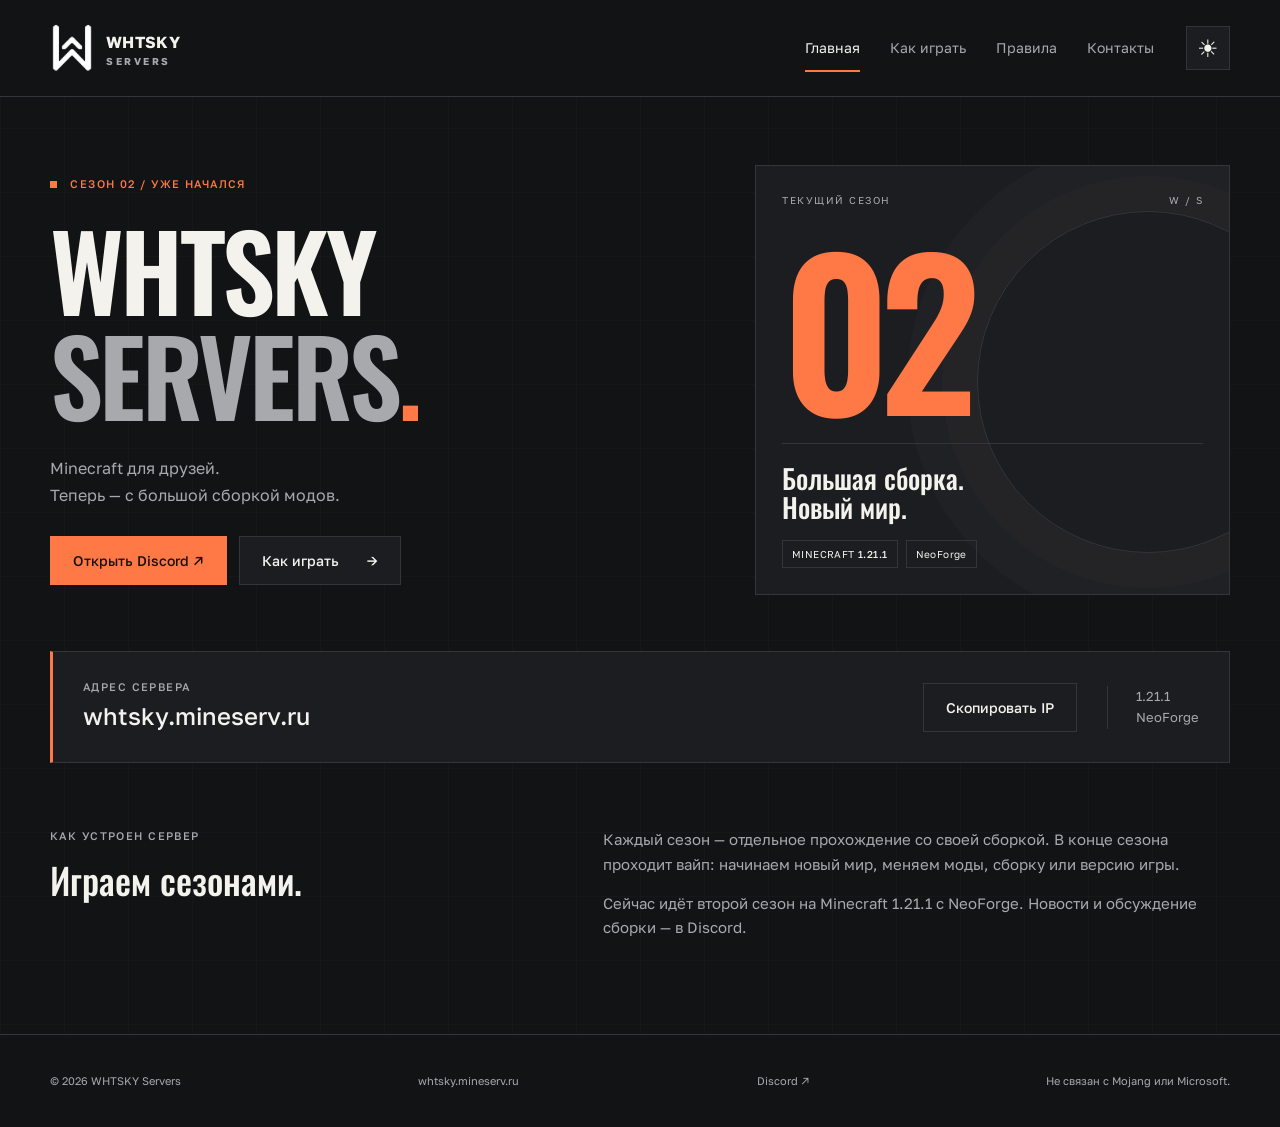
<file: index.html>
<!doctype html>
<html lang="ru"><head>
<meta charset="UTF-8"><meta name="viewport" content="width=device-width, initial-scale=1">
<title>Главная — WHTSKY Servers</title><meta name="description" content="WHTSKY Servers. Сезон 2: Minecraft 1.21.1, NeoForge и большая сборка модов.">
<script src="./assets/theme.js"></script><meta name="theme-color" content="#121315">
<link rel="icon" href="./assets/favicon.svg" type="image/svg+xml"><link rel="stylesheet" href="./assets/style.css">
<script src="./assets/config.js" defer></script><script src="./assets/site.js" defer></script>
</head><body data-page="home" data-root="./" data-title="Главная">
<a class="skip-link" href="#main">К содержимому</a><header data-header></header>
<main id="main" class="container">
<section class="hero">
<div class="hero-copy"><div class="eyebrow"><span class="signal"></span> СЕЗОН 02 / УЖЕ НАЧАЛСЯ</div>
<h1>WHTSKY<span>SERVERS<span class="title-period">.</span></span></h1>
<p class="hero-description">Minecraft для друзей.<br>Теперь — с большой сборкой модов.</p>
<div class="actions"><a class="button primary" href="https://discord.gg/YwaqcRJRg9" data-discord target="_blank" rel="noopener noreferrer">Открыть Discord ↗</a><a class="button" href="how-to-play/">Как играть <span aria-hidden="true">→</span></a></div>
</div>
<aside class="season-card" aria-label="Текущий сезон"><div class="card-top"><span>ТЕКУЩИЙ СЕЗОН</span><span>W / S</span></div><div class="season-number" aria-hidden="true">02</div><div class="season-bottom"><h2>Большая сборка.<br>Новый мир.</h2><div class="tags"><span>MINECRAFT <b data-version>1.21.1</b></span><span data-loader>NeoForge</span></div></div></aside>
</section>
<section class="connection" aria-label="Адрес сервера"><div><span class="eyebrow">АДРЕС СЕРВЕРА</span><strong class="server-address" data-address>whtsky.mineserv.ru</strong></div><div class="connection-action"><button class="button" data-copy type="button" disabled>Скопировать IP</button><p class="copy-status" data-copy-status role="status" aria-live="polite"></p></div><div class="connection-meta"><span data-version>1.21.1</span><span data-loader>NeoForge</span></div></section>
<section class="season-explainer"><div><span class="eyebrow">КАК УСТРОЕН СЕРВЕР</span><h2>Играем сезонами.</h2></div><div class="season-description"><p>Каждый сезон — отдельное прохождение со своей сборкой. В конце сезона проходит вайп: начинаем новый мир, меняем моды, сборку или версию игры.</p><p>Сейчас идёт второй сезон на Minecraft 1.21.1 с NeoForge. Новости и обсуждение сборки — в Discord.</p></div></section>
</main><footer data-footer></footer>
<noscript><nav class="container" aria-label="Навигация без JavaScript"><a href="./">Главная</a> · <a href="./how-to-play/">Как играть</a> · <a href="./rules/">Правила</a> · <a href="./contacts/">Контакты</a></nav></noscript>
</body></html>
</file>
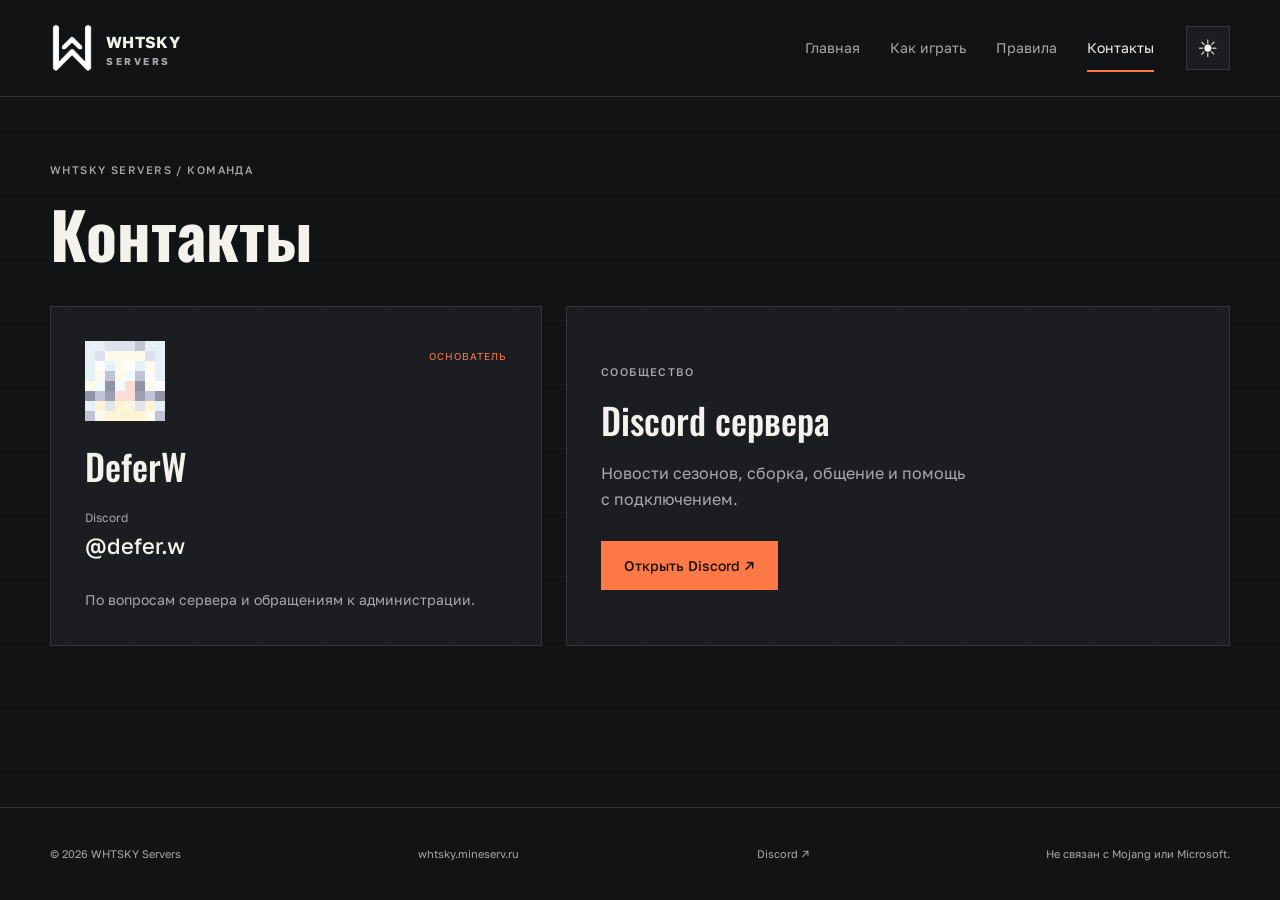
<file: contacts/index.html>
<!doctype html>
<html lang="ru"><head>
<meta charset="UTF-8"><meta name="viewport" content="width=device-width, initial-scale=1">
<title>Контакты — WHTSKY Servers</title><meta name="description" content="WHTSKY Servers. Сезон 2: Minecraft 1.21.1, NeoForge и большая сборка модов.">
<script src="../assets/theme.js"></script><meta name="theme-color" content="#121315">
<link rel="icon" href="../assets/favicon.svg" type="image/svg+xml"><link rel="stylesheet" href="../assets/style.css">
<script src="../assets/config.js" defer></script><script src="../assets/site.js" defer></script>
</head><body data-page="contacts" data-root="../" data-title="Контакты">
<a class="skip-link" href="#main">К содержимому</a><header data-header></header>
<main id="main" class="container"><div class="page-intro"><span class="eyebrow">WHTSKY SERVERS / КОМАНДА</span><h1>Контакты</h1></div>
<div class="contact-grid"><article class="staff-card"><div class="staff-top"><div class="skin-head" role="img" aria-label="Голова игрового скина DeferW"><span class="skin-face"></span><span class="skin-hat"></span></div><span class="role-label">ОСНОВАТЕЛЬ</span></div><h2>DeferW</h2><p class="contact-label">Discord</p><strong class="discord-handle">@defer.w</strong><p class="contact-note">По вопросам сервера и обращениям к администрации.</p></article>
<section class="discord-card"><span class="eyebrow">СООБЩЕСТВО</span><h2>Discord сервера</h2><p>Новости сезонов, сборка, общение и помощь с подключением.</p><a class="button primary" href="https://discord.gg/YwaqcRJRg9" data-discord target="_blank" rel="noopener noreferrer">Открыть Discord ↗</a></section></div></main><footer data-footer></footer>
<noscript><nav class="container" aria-label="Навигация без JavaScript"><a href="../">Главная</a> · <a href="../how-to-play/">Как играть</a> · <a href="../rules/">Правила</a> · <a href="../contacts/">Контакты</a></nav></noscript>
</body></html>
</file>
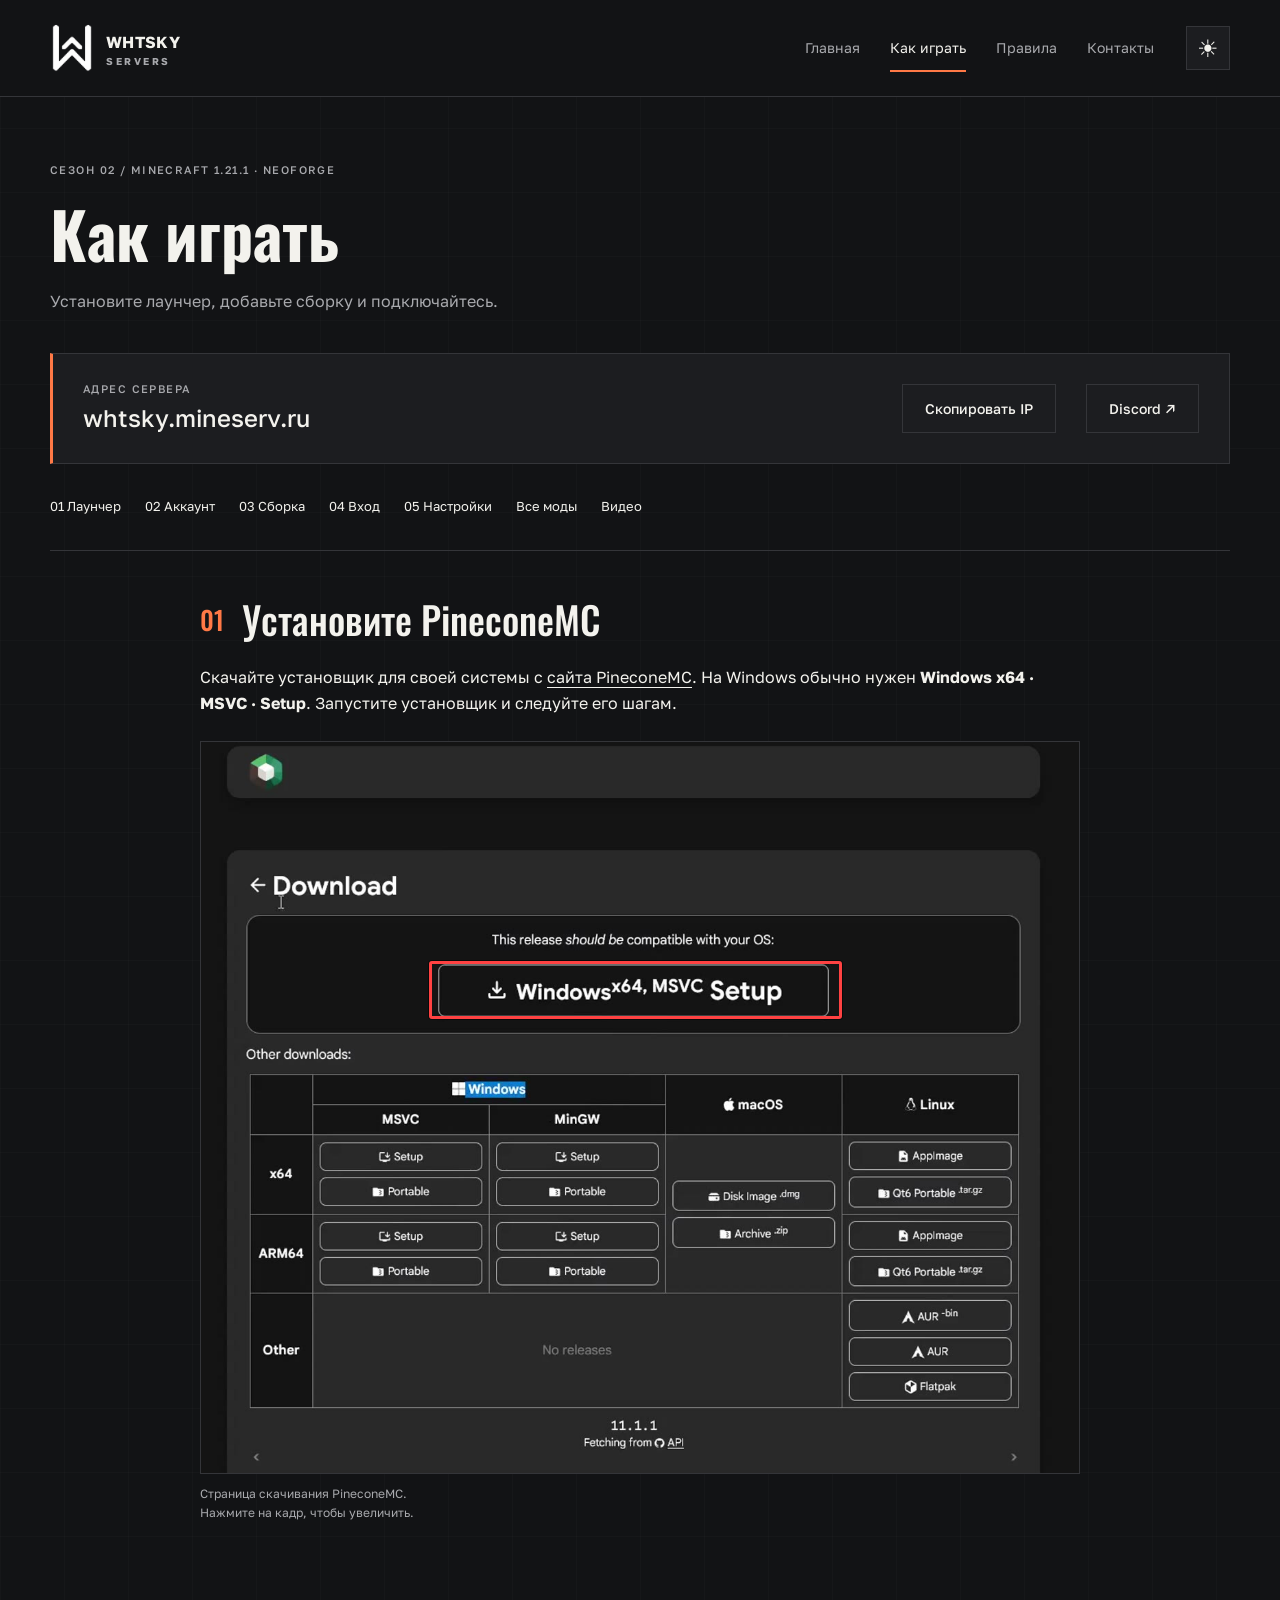
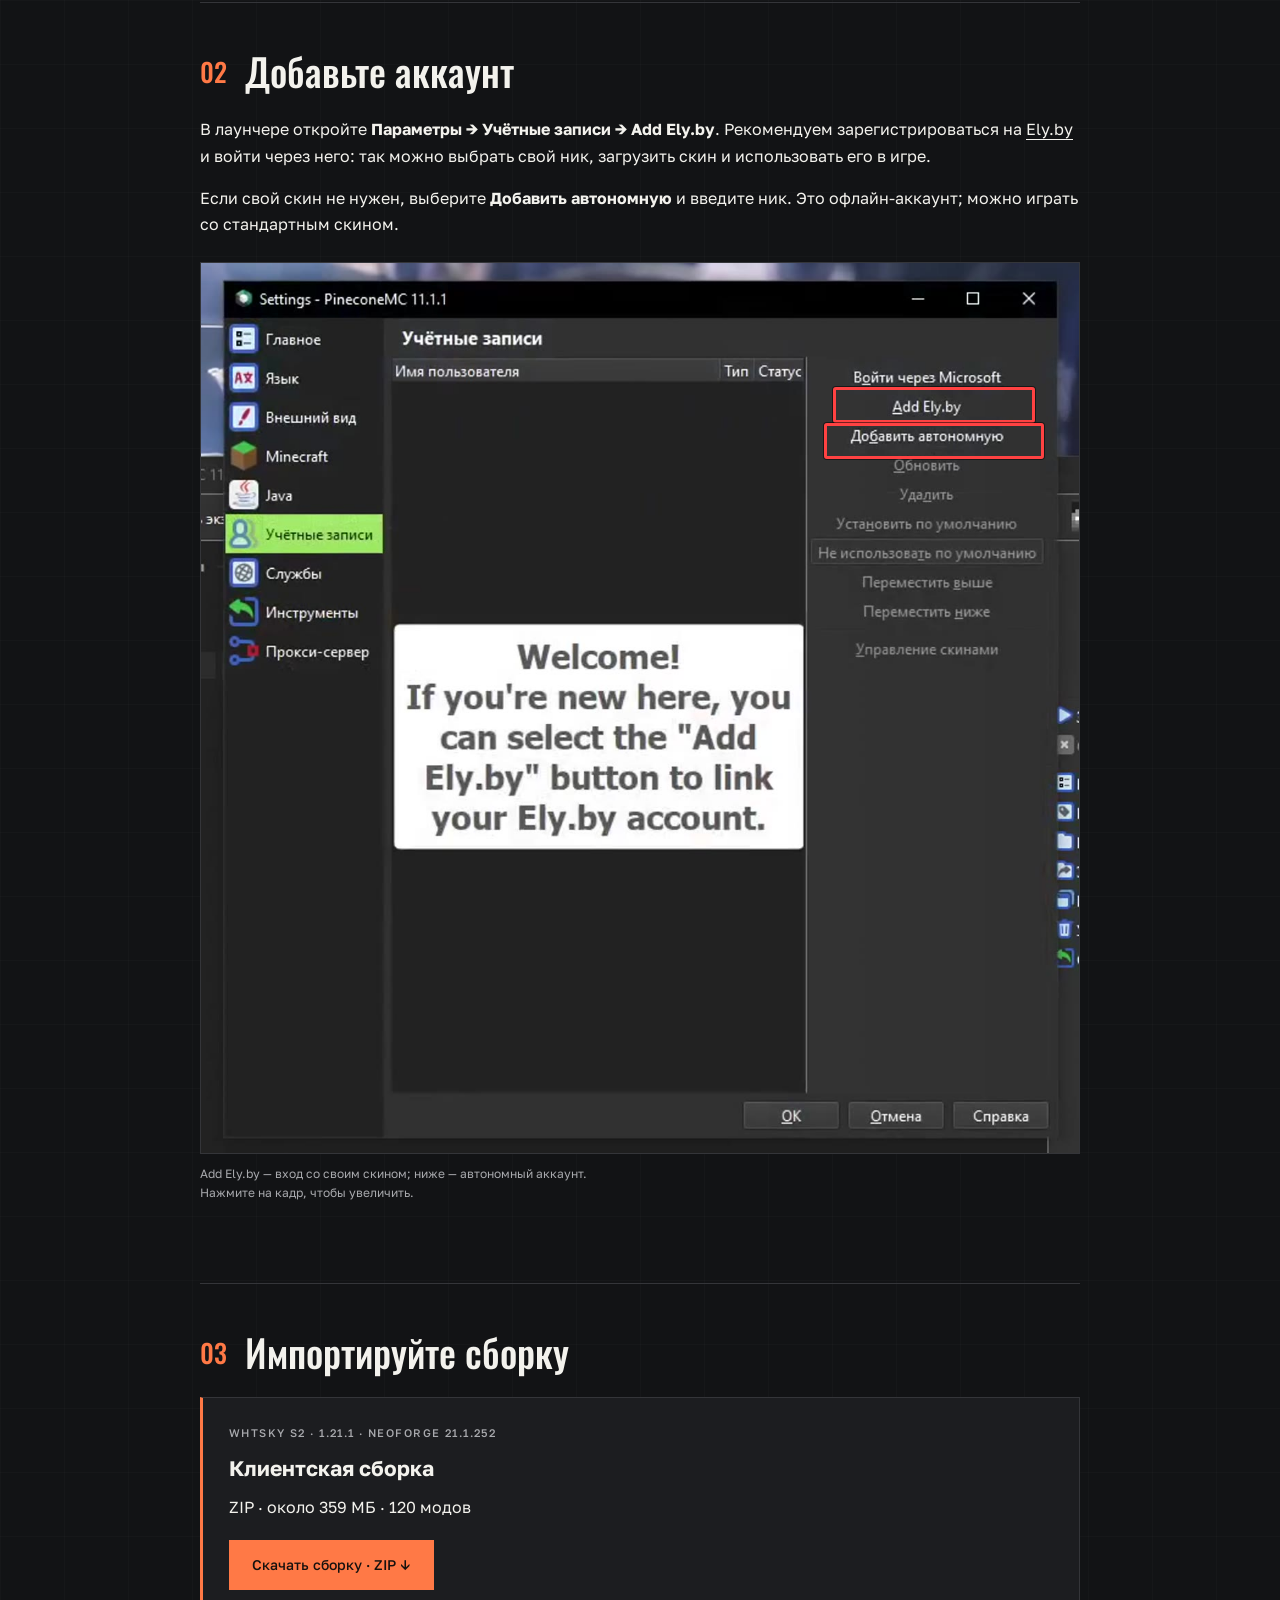
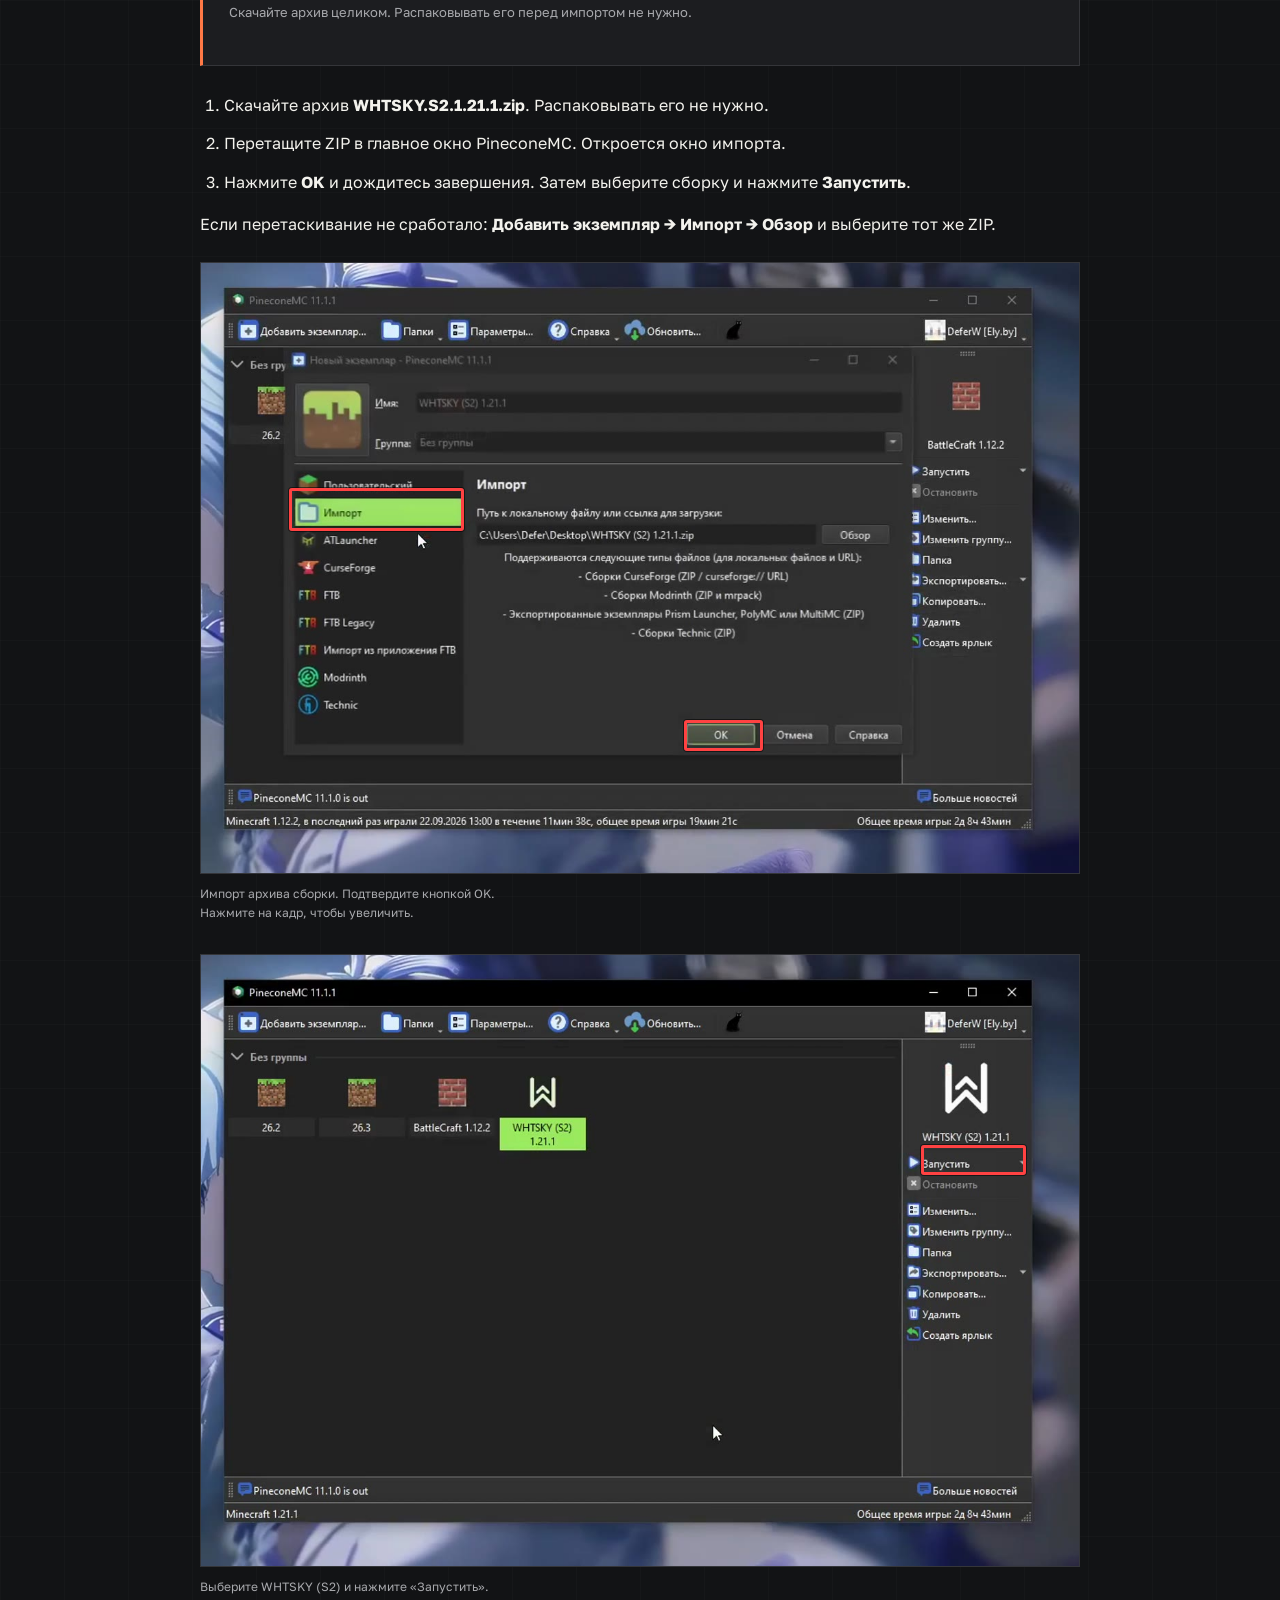
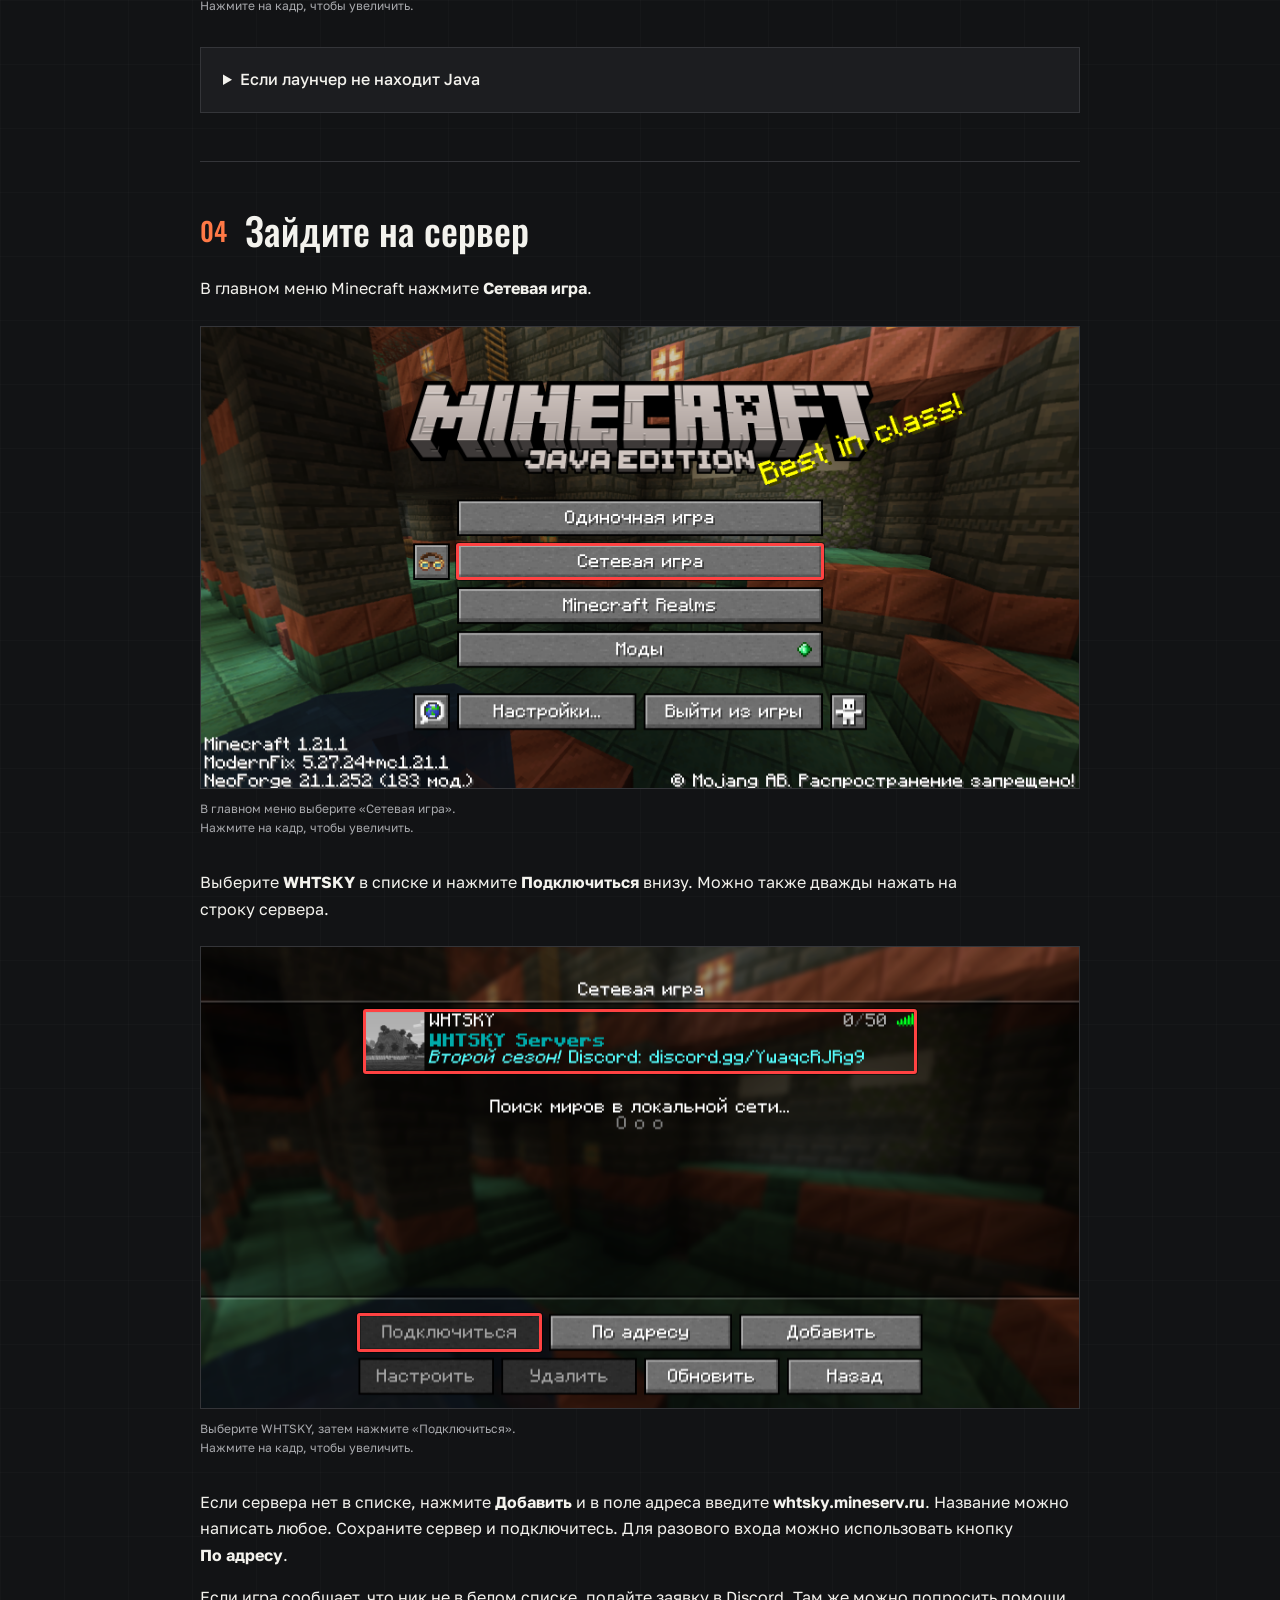
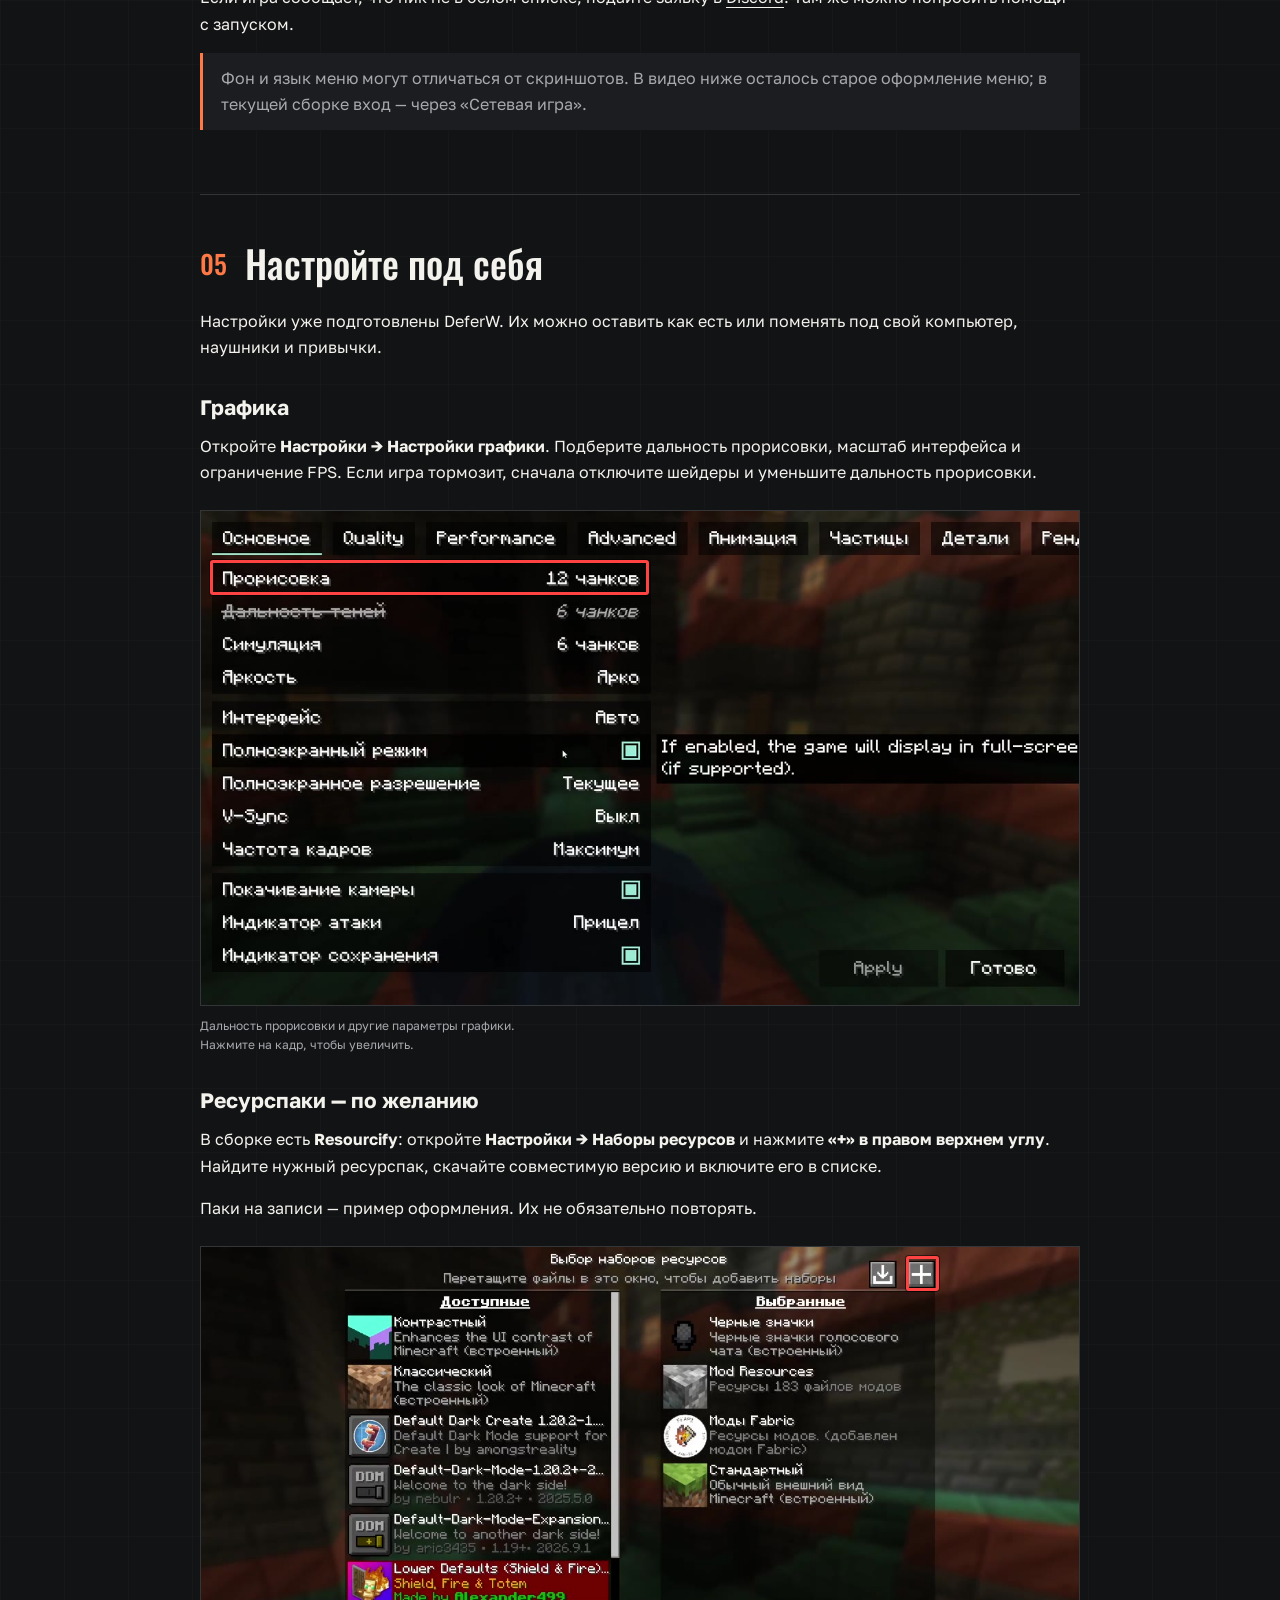
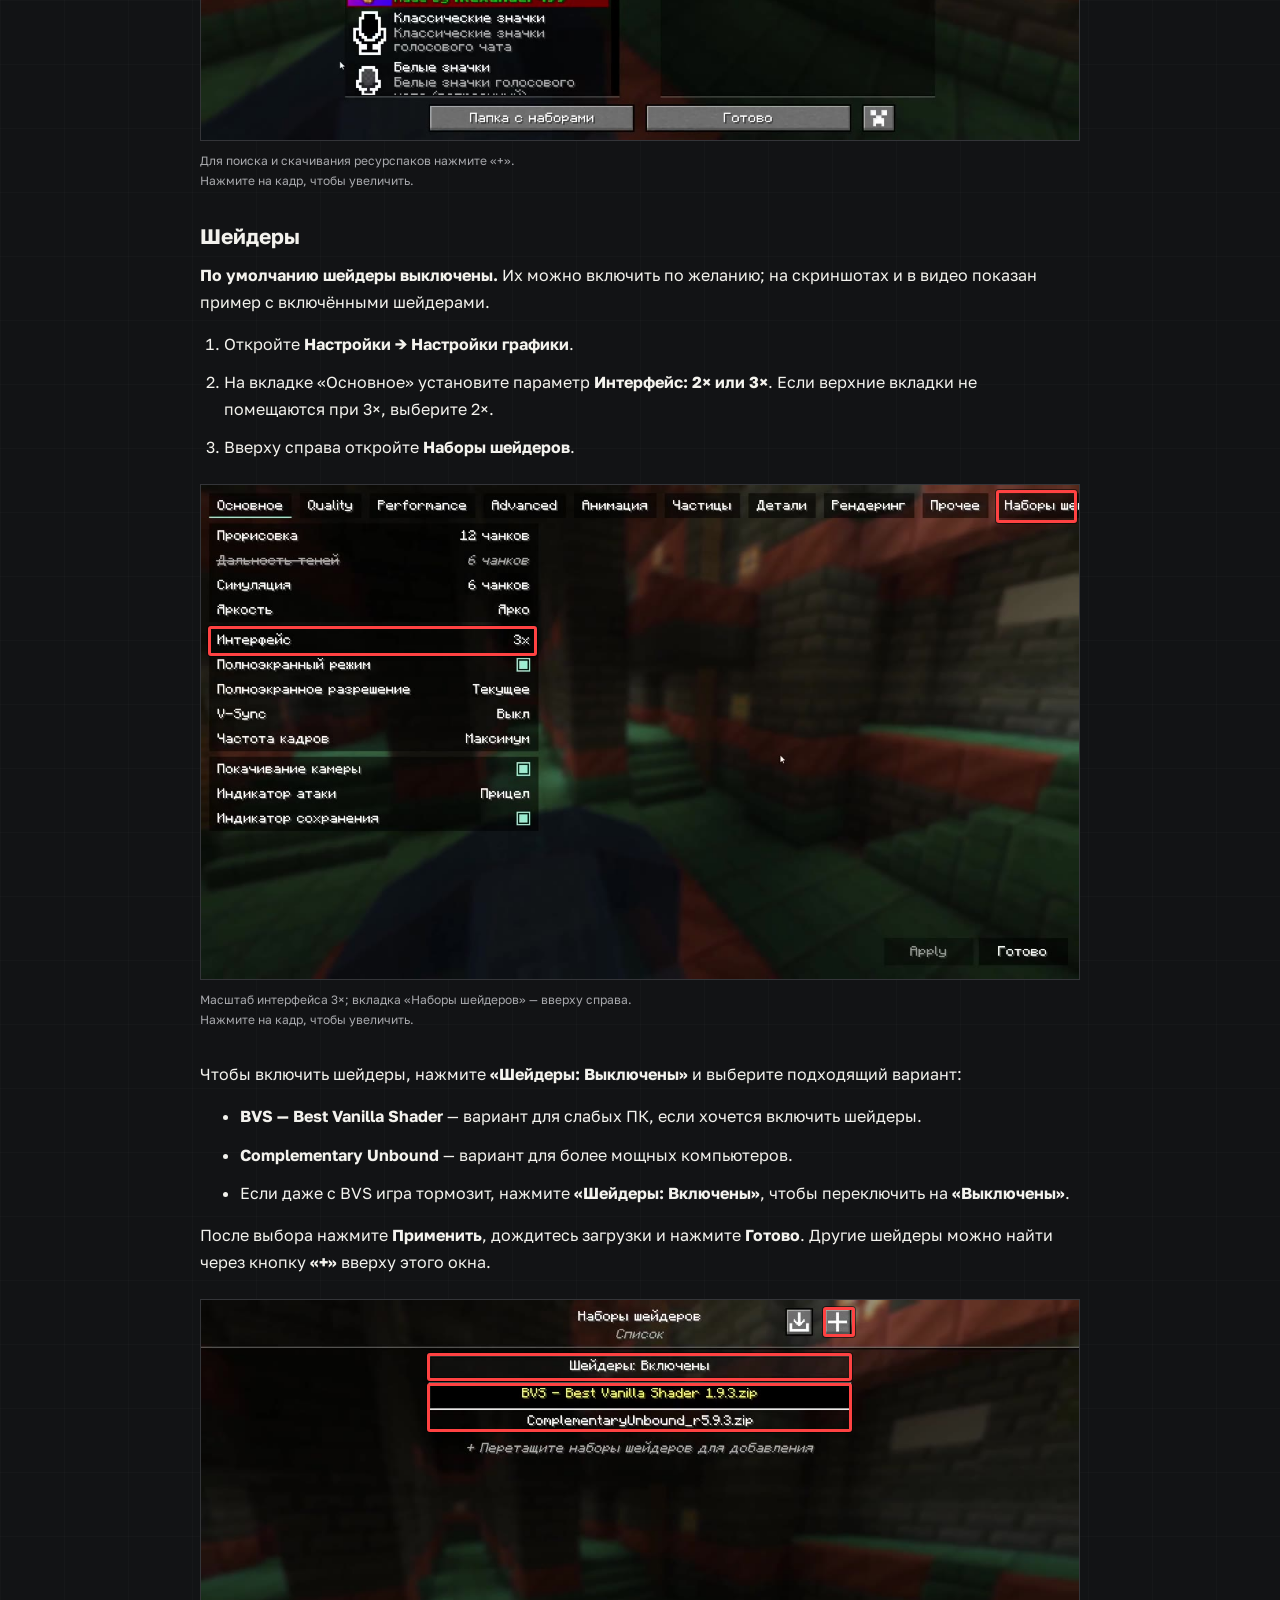
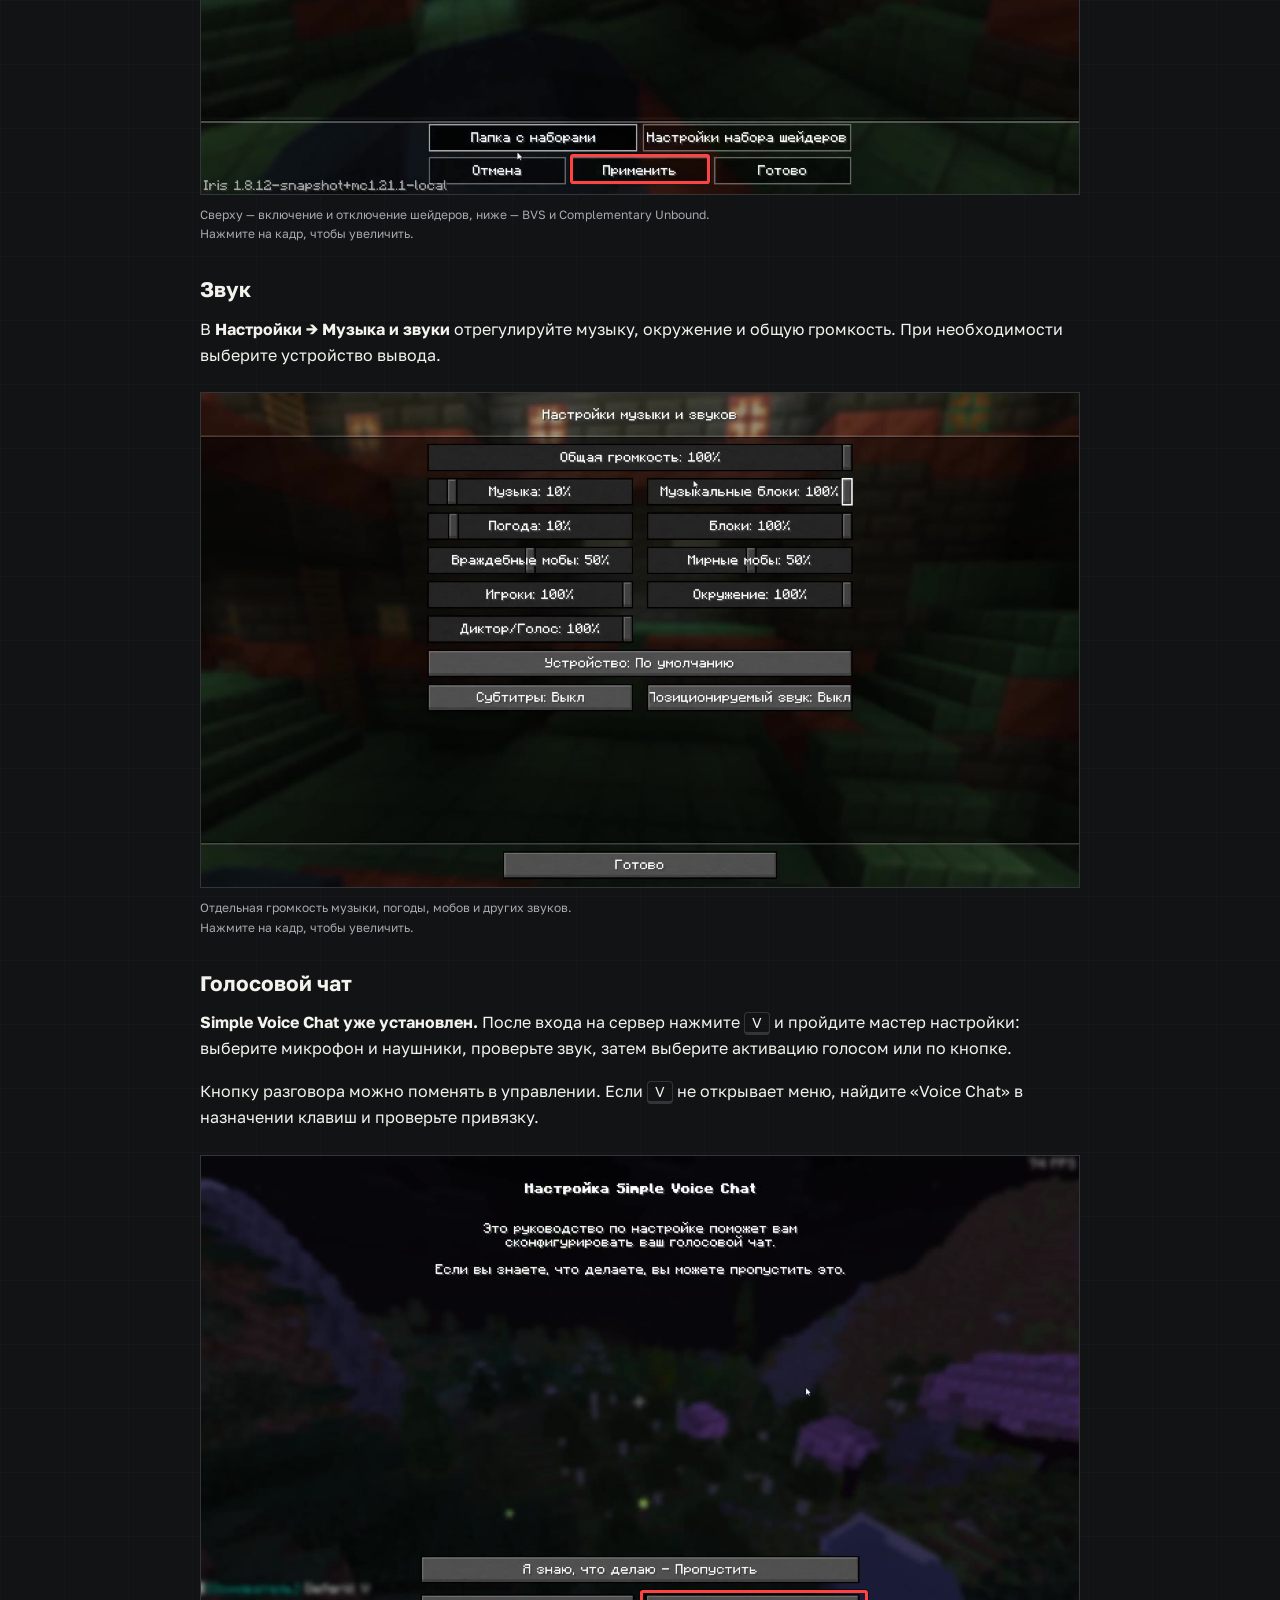
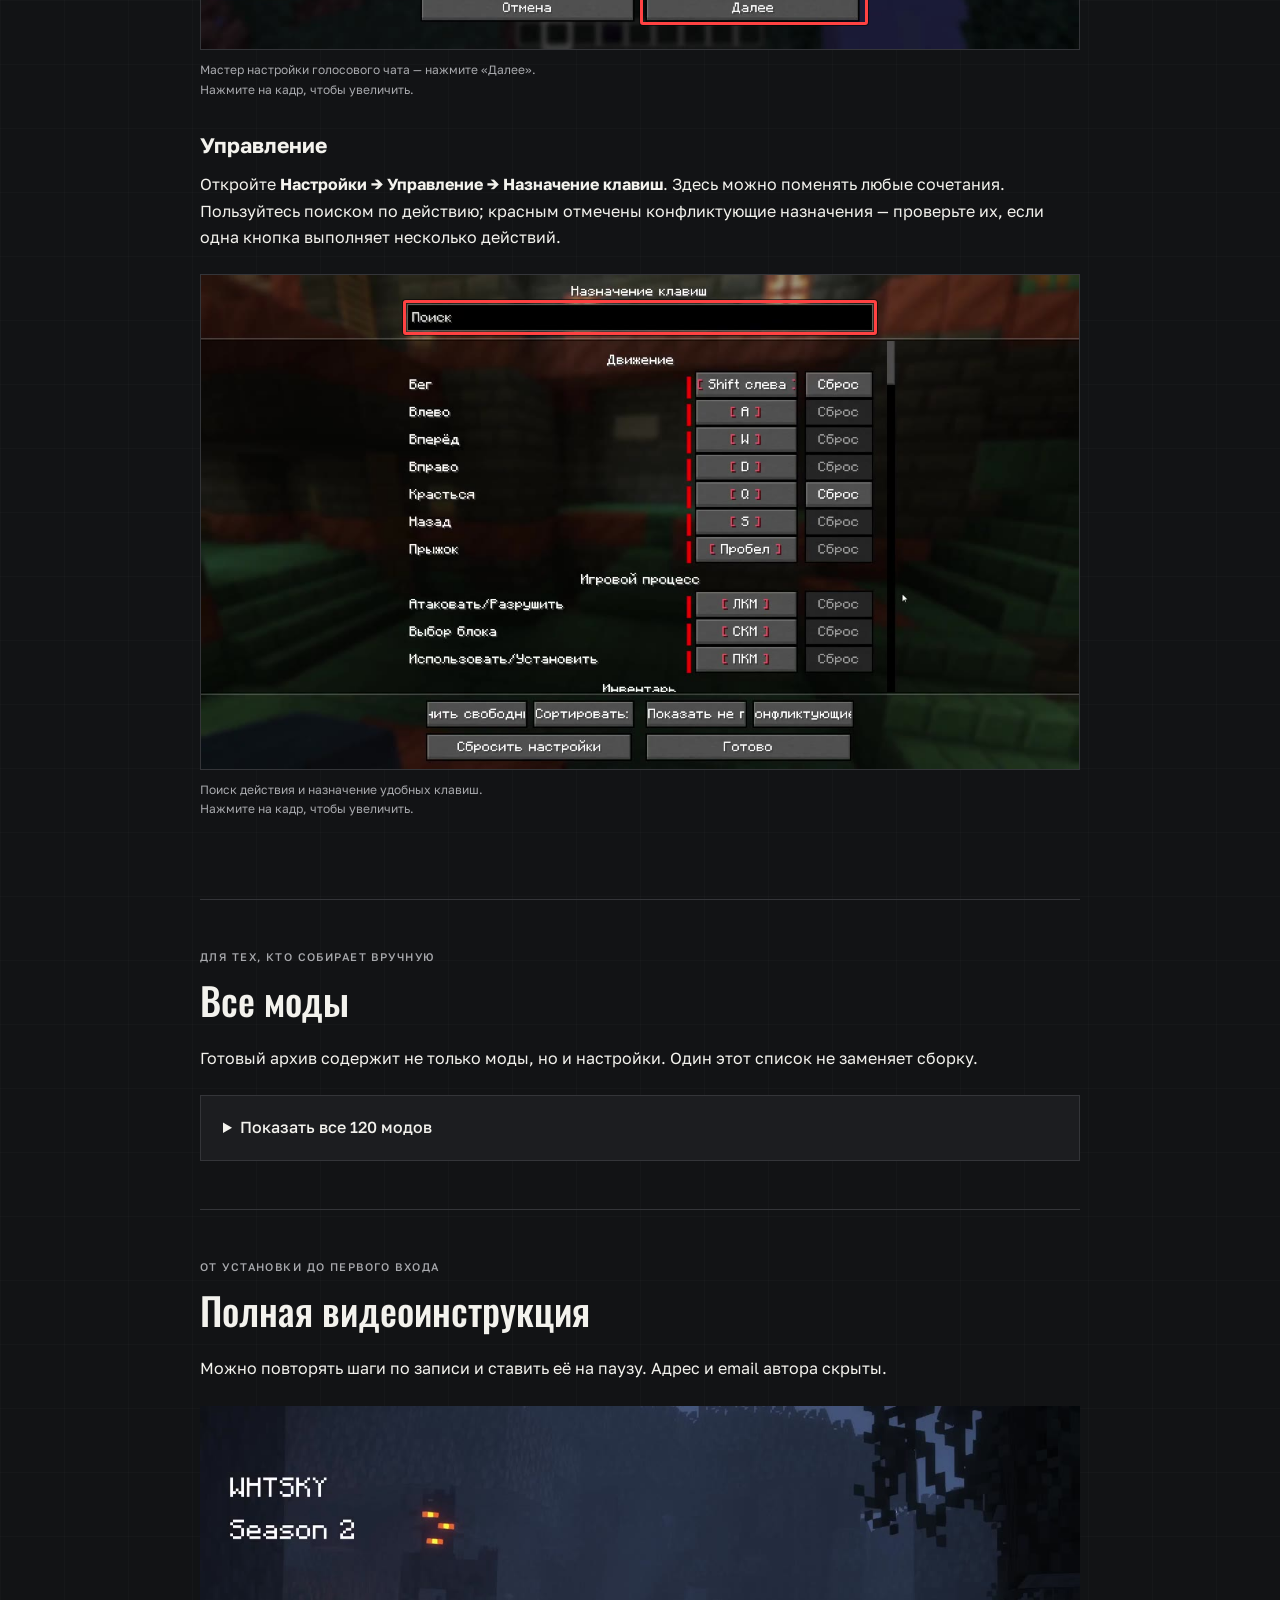
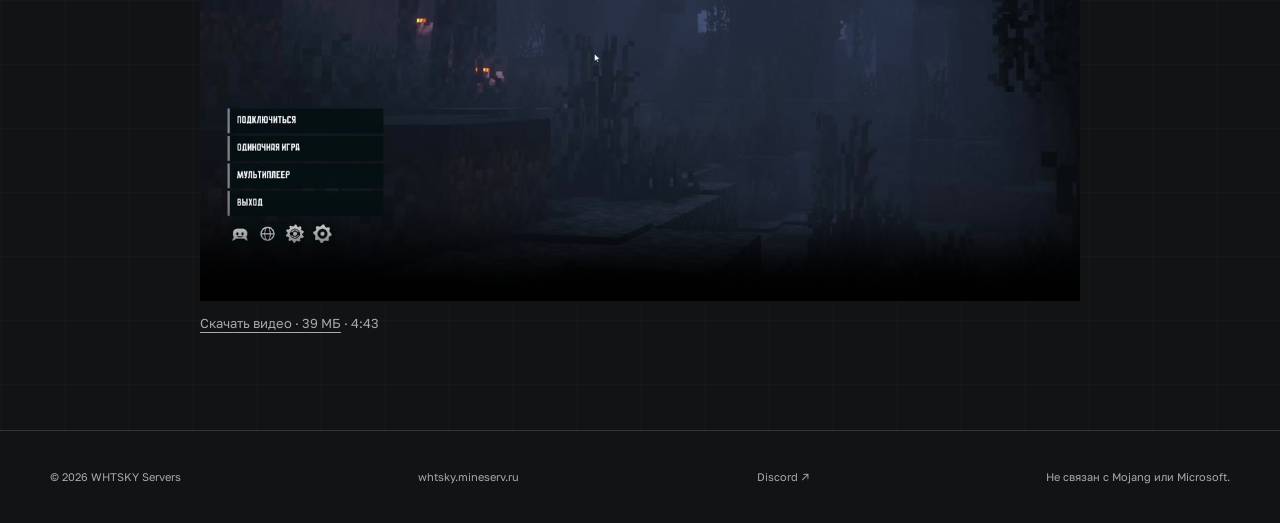
<file: how-to-play/index.html>
<!doctype html>
<html lang="ru"><head>
<meta charset="UTF-8"><meta name="viewport" content="width=device-width, initial-scale=1">
<title>Как играть — WHTSKY Servers</title><meta name="description" content="WHTSKY Servers. Сезон 2: Minecraft 1.21.1, NeoForge и большая сборка модов.">
<script src="../assets/theme.js"></script><meta name="theme-color" content="#121315">
<link rel="stylesheet" href="guide.css">
<link rel="icon" href="../assets/favicon.svg" type="image/svg+xml"><link rel="stylesheet" href="../assets/style.css">
<script src="guide.js" defer></script>
<script src="../assets/config.js" defer></script><script src="../assets/site.js" defer></script>
</head><body data-page="play" data-root="../" data-title="Как играть">
<a class="skip-link" href="#main">К содержимому</a><header data-header></header>
<main id="main" class="container guide-page">
<div class="page-intro"><span class="eyebrow">СЕЗОН 02 / MINECRAFT 1.21.1 · NEOFORGE</span><h1>Как играть</h1><p class="guide-lead">Установите лаунчер, добавьте сборку и подключайтесь.</p></div>
<section class="connection" aria-label="Подключение"><div><span class="eyebrow">АДРЕС СЕРВЕРА</span><p class="server-address" data-address>whtsky.mineserv.ru</p></div><div class="connection-action"><button class="button" type="button" data-copy>Скопировать IP</button><p class="copy-status" data-copy-status role="status"></p></div><a class="button" href="https://discord.gg/YwaqcRJRg9" data-discord target="_blank" rel="noopener noreferrer">Discord ↗</a></section>
<nav class="guide-toc" aria-label="Шаги инструкции"><a href="#launcher">01 Лаунчер</a><a href="#account">02 Аккаунт</a><a href="#modpack">03 Сборка</a><a href="#connect">04 Вход</a><a href="#settings">05 Настройки</a><a href="#mods">Все моды</a><a href="#video">Видео</a></nav>
<div class="guide-body"><section id="launcher" class="guide-step"><div class="step-heading"><span class="step-number">01</span><h2>Установите PineconeMC</h2></div><p>Скачайте установщик для своей системы с <a href="https://elyprismlauncher.github.io/download/" target="_blank" rel="noopener noreferrer">сайта PineconeMC</a>. На Windows обычно нужен <strong>Windows x64 · MSVC · Setup</strong>. Запустите установщик и следуйте его шагам.</p><figure><a class="guide-image" href="../assets/guide/download.jpg" target="_blank" rel="noopener" aria-label="Увеличить: Страница скачивания PineconeMC."><img src="../assets/guide/download.jpg" width="1280" height="1066" alt="Страница скачивания PineconeMC." loading="lazy" decoding="async"><span class="guide-mark" style="left:26%;top:30%;width:47%;height:8%" aria-hidden="true"></span></a><figcaption>Страница скачивания PineconeMC. <span>Нажмите на кадр, чтобы увеличить.</span></figcaption></figure></section><section id="account" class="guide-step"><div class="step-heading"><span class="step-number">02</span><h2>Добавьте аккаунт</h2></div><p>В лаунчере откройте <strong>Параметры → Учётные записи → Add Ely.by</strong>. Рекомендуем зарегистрироваться на <a href="https://ely.by/" target="_blank" rel="noopener noreferrer">Ely.by</a> и войти через него: так можно выбрать свой ник, загрузить скин и использовать его в игре.</p><p>Если свой скин не нужен, выберите <strong>Добавить автономную</strong> и введите ник. Это офлайн-аккаунт; можно играть со стандартным скином.</p><figure><a class="guide-image" href="../assets/guide/account.jpg" target="_blank" rel="noopener" aria-label="Увеличить: Add Ely.by — вход со своим скином; ниже — автономный аккаунт."><img src="../assets/guide/account.jpg" width="1280" height="1298" alt="Add Ely.by — вход со своим скином; ниже — автономный аккаунт." loading="lazy" decoding="async"><span class="guide-mark" style="left:72%;top:14%;width:23%;height:4%" aria-hidden="true"></span><span class="guide-mark" style="left:71%;top:18%;width:25%;height:4%" aria-hidden="true"></span></a><figcaption>Add Ely.by — вход со своим скином; ниже — автономный аккаунт. <span>Нажмите на кадр, чтобы увеличить.</span></figcaption></figure></section><section id="modpack" class="guide-step"><div class="step-heading"><span class="step-number">03</span><h2>Импортируйте сборку</h2></div><div class="pack-download"><span class="eyebrow">WHTSKY S2 · 1.21.1 · NEOFORGE 21.1.252</span><h3>Клиентская сборка</h3><p>ZIP · около 359 МБ · 120 модов</p><a class="button primary" data-pack-download href="https://github.com/DeferW/whtsky-vp/releases/download/s2-v1/WHTSKY.S2.1.21.1.zip" target="_blank" rel="noopener noreferrer">Скачать сборку · ZIP ↓</a><p class="guide-small" data-pack-note>Скачайте архив целиком. Распаковывать его перед импортом не нужно.</p></div>
<ol><li>Скачайте архив <strong>WHTSKY.S2.1.21.1.zip</strong>. Распаковывать его не нужно.</li><li>Перетащите ZIP в главное окно PineconeMC. Откроется окно импорта.</li><li>Нажмите <strong>OK</strong> и дождитесь завершения. Затем выберите сборку и нажмите <strong>Запустить</strong>.</li></ol><p>Если перетаскивание не сработало: <strong>Добавить экземпляр → Импорт → Обзор</strong> и выберите тот же ZIP.</p><figure><a class="guide-image" href="../assets/guide/import.jpg" target="_blank" rel="noopener" aria-label="Увеличить: Импорт архива сборки. Подтвердите кнопкой OK."><img src="../assets/guide/import.jpg" width="1280" height="890" alt="Импорт архива сборки. Подтвердите кнопкой OK." loading="lazy" decoding="async"><span class="guide-mark" style="left:10%;top:37%;width:20%;height:7%" aria-hidden="true"></span><span class="guide-mark" style="left:55%;top:75%;width:9%;height:5%" aria-hidden="true"></span></a><figcaption>Импорт архива сборки. Подтвердите кнопкой OK. <span>Нажмите на кадр, чтобы увеличить.</span></figcaption></figure><figure><a class="guide-image" href="../assets/guide/launch.jpg" target="_blank" rel="noopener" aria-label="Увеличить: Выберите WHTSKY (S2) и нажмите «Запустить»."><img src="../assets/guide/launch.jpg" width="1280" height="890" alt="Выберите WHTSKY (S2) и нажмите «Запустить»." loading="lazy" decoding="async"><span class="guide-mark" style="left:82%;top:31%;width:12%;height:5%" aria-hidden="true"></span></a><figcaption>Выберите WHTSKY (S2) и нажмите «Запустить». <span>Нажмите на кадр, чтобы увеличить.</span></figcaption></figure><details class="guide-details"><summary>Если лаунчер не находит Java</summary><p>В исходном архиве сохранён путь к Java с компьютера автора. Откройте <strong>Изменить сборку → Параметры → Java</strong>, уберите переопределение пути и включите автоматический выбор Java в настройках лаунчера. Для этой сборки нужна <strong>Java 21</strong>.</p></details></section><section id="connect" class="guide-step"><div class="step-heading"><span class="step-number">04</span><h2>Зайдите на сервер</h2></div><p>В главном меню Minecraft нажмите <strong>Сетевая игра</strong>.</p><figure><a class="guide-image" href="../assets/guide/main-menu.png" target="_blank" rel="noopener" aria-label="Увеличить: В главном меню выберите «Сетевая игра»."><img src="../assets/guide/main-menu.png" width="1920" height="1009" alt="В главном меню выберите «Сетевая игра»." loading="lazy" decoding="async"><span class="guide-mark" style="left:29%;top:46.8%;width:42%;height:8%" aria-hidden="true"></span></a><figcaption>В главном меню выберите «Сетевая игра». <span>Нажмите на кадр, чтобы увеличить.</span></figcaption></figure><p>Выберите <strong>WHTSKY</strong> в списке и нажмите <strong>Подключиться</strong> внизу. Можно также дважды нажать на строку сервера.</p><figure><a class="guide-image" href="../assets/guide/server-list.png" target="_blank" rel="noopener" aria-label="Увеличить: Выберите WHTSKY, затем нажмите «Подключиться»."><img src="../assets/guide/server-list.png" width="1918" height="1006" alt="Выберите WHTSKY, затем нажмите «Подключиться»." loading="lazy" decoding="async"><span class="guide-mark" style="left:18.5%;top:13.5%;width:63%;height:14%" aria-hidden="true"></span><span class="guide-mark" style="left:17.8%;top:79.5%;width:21%;height:8.5%" aria-hidden="true"></span></a><figcaption>Выберите WHTSKY, затем нажмите «Подключиться». <span>Нажмите на кадр, чтобы увеличить.</span></figcaption></figure><p>Если сервера нет в списке, нажмите <strong>Добавить</strong> и в поле адреса введите <strong>whtsky.mineserv.ru</strong>. Название можно написать любое. Сохраните сервер и подключитесь. Для разового входа можно использовать кнопку <strong>По адресу</strong>.</p><p>Если игра сообщает, что ник не в белом списке, подайте заявку в <a href="https://discord.gg/YwaqcRJRg9" data-discord target="_blank" rel="noopener noreferrer">Discord</a>. Там же можно попросить помощи с запуском.</p><p class="guide-note">Фон и язык меню могут отличаться от скриншотов. В видео ниже осталось старое оформление меню; в текущей сборке вход — через «Сетевая игра».</p></section><section id="settings" class="guide-step"><div class="step-heading"><span class="step-number">05</span><h2>Настройте под себя</h2></div><p>Настройки уже подготовлены DeferW. Их можно оставить как есть или поменять под свой компьютер, наушники и привычки.</p>
<h3>Графика</h3><p>Откройте <strong>Настройки → Настройки графики</strong>. Подберите дальность прорисовки, масштаб интерфейса и ограничение FPS. Если игра тормозит, сначала отключите шейдеры и уменьшите дальность прорисовки.</p><figure><a class="guide-image" href="../assets/guide/graphics.jpg" target="_blank" rel="noopener" aria-label="Увеличить: Дальность прорисовки и другие параметры графики."><img src="../assets/guide/graphics.jpg" width="1280" height="720" alt="Дальность прорисовки и другие параметры графики." loading="lazy" decoding="async"><span class="guide-mark" style="left:1%;top:10%;width:50%;height:7%" aria-hidden="true"></span></a><figcaption>Дальность прорисовки и другие параметры графики. <span>Нажмите на кадр, чтобы увеличить.</span></figcaption></figure>
<h3>Ресурспаки — по желанию</h3><p>В сборке есть <strong>Resourcify</strong>: откройте <strong>Настройки → Наборы ресурсов</strong> и нажмите <strong>«+» в правом верхнем углу</strong>. Найдите нужный ресурспак, скачайте совместимую версию и включите его в списке.</p><p>Паки на записи — пример оформления. Их не обязательно повторять.</p><figure><a class="guide-image" href="../assets/guide/resources.jpg" target="_blank" rel="noopener" aria-label="Увеличить: Для поиска и скачивания ресурспаков нажмите «+»."><img src="../assets/guide/resources.jpg" width="1280" height="720" alt="Для поиска и скачивания ресурспаков нажмите «+»." loading="lazy" decoding="async"><span class="guide-mark" style="left:80.3%;top:2%;width:3.7%;height:7%" aria-hidden="true"></span></a><figcaption>Для поиска и скачивания ресурспаков нажмите «+». <span>Нажмите на кадр, чтобы увеличить.</span></figcaption></figure><h3>Шейдеры</h3><p><strong>По умолчанию шейдеры выключены.</strong> Их можно включить по желанию; на скриншотах и в видео показан пример с включёнными шейдерами.</p><ol><li>Откройте <strong>Настройки → Настройки графики</strong>.</li><li>На вкладке «Основное» установите параметр <strong>Интерфейс: 2× или 3×</strong>. Если верхние вкладки не помещаются при 3×, выберите 2×.</li><li>Вверху справа откройте <strong>Наборы шейдеров</strong>.</li></ol><figure><a class="guide-image" href="../assets/guide/shader-settings.jpg" target="_blank" rel="noopener" aria-label="Увеличить: Масштаб интерфейса 3×; вкладка «Наборы шейдеров» — вверху справа."><img src="../assets/guide/shader-settings.jpg" width="1280" height="720" alt="Масштаб интерфейса 3×; вкладка «Наборы шейдеров» — вверху справа." loading="lazy" decoding="async"><span class="guide-mark" style="left:0.8%;top:28.5%;width:37.5%;height:6%" aria-hidden="true"></span><span class="guide-mark" style="left:90.5%;top:1%;width:9.3%;height:6.5%" aria-hidden="true"></span></a><figcaption>Масштаб интерфейса 3×; вкладка «Наборы шейдеров» — вверху справа. <span>Нажмите на кадр, чтобы увеличить.</span></figcaption></figure><p>Чтобы включить шейдеры, нажмите <strong>«Шейдеры: Выключены»</strong> и выберите подходящий вариант:</p><ul><li><strong>BVS — Best Vanilla Shader</strong> — вариант для слабых ПК, если хочется включить шейдеры.</li><li><strong>Complementary Unbound</strong> — вариант для более мощных компьютеров.</li><li>Если даже с BVS игра тормозит, нажмите <strong>«Шейдеры: Включены»</strong>, чтобы переключить на <strong>«Выключены»</strong>.</li></ul><p>После выбора нажмите <strong>Применить</strong>, дождитесь загрузки и нажмите <strong>Готово</strong>. Другие шейдеры можно найти через кнопку <strong>«+»</strong> вверху этого окна.</p><figure><a class="guide-image" href="../assets/guide/shaders.jpg" target="_blank" rel="noopener" aria-label="Увеличить: Сверху — включение и отключение шейдеров, ниже — BVS и Complementary Unbound."><img src="../assets/guide/shaders.jpg" width="1280" height="720" alt="Сверху — включение и отключение шейдеров, ниже — BVS и Complementary Unbound." loading="lazy" decoding="async"><span class="guide-mark" style="left:25.7%;top:10.8%;width:48.5%;height:5.5%" aria-hidden="true"></span><span class="guide-mark" style="left:25.7%;top:16.7%;width:48.5%;height:10%" aria-hidden="true"></span><span class="guide-mark" style="left:42%;top:92%;width:16%;height:6%" aria-hidden="true"></span><span class="guide-mark" style="left:70.8%;top:1.5%;width:3.7%;height:6%" aria-hidden="true"></span></a><figcaption>Сверху — включение и отключение шейдеров, ниже — BVS и Complementary Unbound. <span>Нажмите на кадр, чтобы увеличить.</span></figcaption></figure>
<h3>Звук</h3><p>В <strong>Настройки → Музыка и звуки</strong> отрегулируйте музыку, окружение и общую громкость. При необходимости выберите устройство вывода.</p><figure><a class="guide-image" href="../assets/guide/sound.jpg" target="_blank" rel="noopener" aria-label="Увеличить: Отдельная громкость музыки, погоды, мобов и других звуков."><img src="../assets/guide/sound.jpg" width="1280" height="720" alt="Отдельная громкость музыки, погоды, мобов и других звуков." loading="lazy" decoding="async"></a><figcaption>Отдельная громкость музыки, погоды, мобов и других звуков. <span>Нажмите на кадр, чтобы увеличить.</span></figcaption></figure>
<h3>Голосовой чат</h3><p><strong>Simple Voice Chat уже установлен.</strong> После входа на сервер нажмите <kbd>V</kbd> и пройдите мастер настройки: выберите микрофон и наушники, проверьте звук, затем выберите активацию голосом или по кнопке.</p><p>Кнопку разговора можно поменять в управлении. Если <kbd>V</kbd> не открывает меню, найдите «Voice Chat» в назначении клавиш и проверьте привязку.</p><figure><a class="guide-image" href="../assets/guide/voice.jpg" target="_blank" rel="noopener" aria-label="Увеличить: Мастер настройки голосового чата — нажмите «Далее»."><img src="../assets/guide/voice.jpg" width="1280" height="720" alt="Мастер настройки голосового чата — нажмите «Далее»." loading="lazy" decoding="async"><span class="guide-mark" style="left:50%;top:88%;width:26%;height:7%" aria-hidden="true"></span></a><figcaption>Мастер настройки голосового чата — нажмите «Далее». <span>Нажмите на кадр, чтобы увеличить.</span></figcaption></figure>
<h3>Управление</h3><p>Откройте <strong>Настройки → Управление → Назначение клавиш</strong>. Здесь можно поменять любые сочетания. Пользуйтесь поиском по действию; красным отмечены конфликтующие назначения — проверьте их, если одна кнопка выполняет несколько действий.</p><figure><a class="guide-image" href="../assets/guide/controls.jpg" target="_blank" rel="noopener" aria-label="Увеличить: Поиск действия и назначение удобных клавиш."><img src="../assets/guide/controls.jpg" width="1280" height="720" alt="Поиск действия и назначение удобных клавиш." loading="lazy" decoding="async"><span class="guide-mark" style="left:23%;top:5%;width:54%;height:7%" aria-hidden="true"></span></a><figcaption>Поиск действия и назначение удобных клавиш. <span>Нажмите на кадр, чтобы увеличить.</span></figcaption></figure></section><section id="mods" class="guide-step"><span class="eyebrow">ДЛЯ ТЕХ, КТО СОБИРАЕТ ВРУЧНУЮ</span><h2>Все моды</h2><p>Готовый архив содержит не только моды, но и настройки. Один этот список не заменяет сборку.</p><details class="guide-details"><summary>Показать все 120 модов</summary><p><a href="../assets/guide/mods.txt" download>Скачать список в TXT ↓</a></p><ol class="mod-list"><li><strong>AmbientSounds — 6.3.8</strong><code>AmbientSounds_NEOFORGE_v6.3.8_mc1.21.1.jar</code> <a href="https://cdn.modrinth.com/data/fM515JnW/versions/RZyxhsqY/AmbientSounds_NEOFORGE_v6.3.8_mc1.21.1.jar" target="_blank" rel="noopener noreferrer">Источник ↗</a></li><li><strong>AppleSkin — 3.0.9+mc1.21</strong><code>appleskin-neoforge-mc1.21-3.0.9.jar</code> <a href="https://cdn.modrinth.com/data/EsAfCjCV/versions/uAKA6Laj/appleskin-neoforge-mc1.21-3.0.9.jar" target="_blank" rel="noopener noreferrer">Источник ↗</a></li><li><strong>Architectury API — 13.0.11+neoforge</strong><code>architectury-13.0.11-neoforge.jar</code> <a href="https://cdn.modrinth.com/data/lhGA9TYQ/versions/1IiqEQGl/architectury-13.0.11-neoforge.jar" target="_blank" rel="noopener noreferrer">Источник ↗</a></li><li><strong>Athena — 4.0.6</strong><code>athena-neoforge-1.21.1-4.0.6.jar</code> <a href="https://cdn.modrinth.com/data/b1ZV3DIJ/versions/dJgL278E/athena-neoforge-1.21.1-4.0.6.jar" target="_blank" rel="noopener noreferrer">Источник ↗</a></li><li><strong>Balm — 21.0.66+neoforge-1.21.1</strong><code>balm-neoforge-1.21.1-21.0.66.jar</code> <a href="https://cdn.modrinth.com/data/MBAkmtvl/versions/CquiaiDj/balm-neoforge-1.21.1-21.0.66.jar" target="_blank" rel="noopener noreferrer">Источник ↗</a></li><li><strong>Better Advancements — 0.4.3.21</strong><code>BetterAdvancements-NeoForge-1.21.1-0.4.3.21.jar</code> <a href="https://cdn.modrinth.com/data/Q2OqKxDG/versions/FjTYILOi/BetterAdvancements-NeoForge-1.21.1-0.4.3.21.jar" target="_blank" rel="noopener noreferrer">Источник ↗</a></li><li><strong>BetterF3 — 11.0.3</strong><code>BetterF3-11.0.3-NeoForge-1.21.1.jar</code> <a href="https://cdn.modrinth.com/data/8shC1gFX/versions/maXNB1dn/BetterF3-11.0.3-NeoForge-1.21.1.jar" target="_blank" rel="noopener noreferrer">Источник ↗</a></li><li><strong>Better Third Person — 1.9.0</strong><code>BetterThirdPerson-neoforge-1.9.0.jar</code> <a href="https://cdn.modrinth.com/data/G1s2WpNo/versions/aG5y4JUQ/BetterThirdPerson-neoforge-1.9.0.jar" target="_blank" rel="noopener noreferrer">Источник ↗</a></li><li><strong>Biomes O&#x27; Plenty — 21.1.0.14</strong><code>BiomesOPlenty-neoforge-1.21.1-21.1.0.14.jar</code> <a href="https://cdn.modrinth.com/data/HXF82T3G/versions/BtZKRp69/BiomesOPlenty-neoforge-1.21.1-21.1.0.14.jar" target="_blank" rel="noopener noreferrer">Источник ↗</a></li><li><strong>BlockUI — 1.0.212</strong><code>blockui-1.0.212-1.21.1-snapshot.jar</code> <a href="https://www.curseforge.com/minecraft/mc-mods/blockui/files/all?page=1&amp;pageSize=20&amp;version=1.21.1" target="_blank" rel="noopener noreferrer">Источник ↗</a></li><li><strong>Bookshelf — 21.1.57</strong><code>bookshelf-neoforge-1.21.1-21.1.57.jar</code> <a href="https://cdn.modrinth.com/data/uy4Cnpcm/versions/SX1Ll7jo/bookshelf-neoforge-1.21.1-21.1.57.jar" target="_blank" rel="noopener noreferrer">Источник ↗</a></li><li><strong>Chipped — 4.0.2</strong><code>chipped-neoforge-1.21.1-4.0.2.jar</code> <a href="https://cdn.modrinth.com/data/BAscRYKm/versions/eqVowbGc/chipped-neoforge-1.21.1-4.0.2.jar" target="_blank" rel="noopener noreferrer">Источник ↗</a></li><li><strong>CIT Resewn (NeoForge) — 0.7.22</strong><code>CITResewn-1.21.1-neoforge-0.7.22.jar</code> <a href="https://www.curseforge.com/minecraft/mc-mods/cit-resewn-neoforge/files/all" target="_blank" rel="noopener noreferrer">Источник ↗</a></li><li><strong>Client Sort — 3.89.1+1.21.1</strong><code>clientsort-neoforge-3.89.1+1.21.1.jar</code> <a href="https://cdn.modrinth.com/data/K0AkAin6/versions/WLIQfhd3/clientsort-neoforge-3.89.1%2B1.21.1.jar" target="_blank" rel="noopener noreferrer">Источник ↗</a></li><li><strong>Cloth Config API — 15.0.140+neoforge</strong><code>cloth-config-15.0.140-neoforge.jar</code> <a href="https://cdn.modrinth.com/data/9s6osm5g/versions/izKINKFg/cloth-config-15.0.140-neoforge.jar" target="_blank" rel="noopener noreferrer">Источник ↗</a></li><li><strong>Controlling — 19.0.5</strong><code>Controlling-neoforge-1.21.1-19.0.5.jar</code> <a href="https://cdn.modrinth.com/data/xv94TkTM/versions/FaNppCJJ/Controlling-neoforge-1.21.1-19.0.5.jar" target="_blank" rel="noopener noreferrer">Источник ↗</a></li><li><strong>Create: Copycats+ — 3.0.9+mc.1.21.1-neoforge</strong><code>copycats-3.0.9+mc.1.21.1-neoforge.jar</code> <a href="https://cdn.modrinth.com/data/UT2M39wf/versions/bPYeUWZx/copycats-3.0.9%2Bmc.1.21.1-neoforge.jar" target="_blank" rel="noopener noreferrer">Источник ↗</a></li><li><strong>Create — 6.0.10+mc1.21.1</strong><code>create-1.21.1-6.0.10.jar</code> <a href="https://cdn.modrinth.com/data/LNytGWDc/versions/UjX6dr61/create-1.21.1-6.0.10.jar" target="_blank" rel="noopener noreferrer">Источник ↗</a></li><li><strong>Create: Enchantment Industry — 2.4.2</strong><code>create-enchantment-industry-2.4.2.jar</code> <a href="https://cdn.modrinth.com/data/JWGBpFUP/versions/qUpvzZ83/create-enchantment-industry-2.4.2.jar" target="_blank" rel="noopener noreferrer">Источник ↗</a></li><li><strong>Create: Connected — 1.3.3-mc1.21.1</strong><code>create_connected-1.3.3-mc1.21.1.jar</code> <a href="https://cdn.modrinth.com/data/Vg5TIO6d/versions/Xe7EqzfQ/create_connected-1.3.3-mc1.21.1.jar" target="_blank" rel="noopener noreferrer">Источник ↗</a></li><li><strong>Create Crafts &amp; Additions — neoforge-1.21.1-1.6.0</strong><code>createaddition-1.6.0.jar</code> <a href="https://cdn.modrinth.com/data/kU1G12Nn/versions/qPr8V4G2/createaddition-1.6.0.jar" target="_blank" rel="noopener noreferrer">Источник ↗</a></li><li><strong>Create: Dragons Plus — 1.11.9</strong><code>CreateDragonsPlus-1.11.9.jar</code> <a href="https://cdn.modrinth.com/data/dzb1a5WV/versions/b0u9vk8C/CreateDragonsPlus-1.11.9.jar" target="_blank" rel="noopener noreferrer">Источник ↗</a></li><li><strong>CreativeCore — 2.13.46</strong><code>CreativeCore_NEOFORGE_v2.13.46_mc1.21.1.jar</code> <a href="https://cdn.modrinth.com/data/OsZiaDHq/versions/fdEYikBb/CreativeCore_NEOFORGE_v2.13.46_mc1.21.1.jar" target="_blank" rel="noopener noreferrer">Источник ↗</a></li><li><strong>Curios API — 9.5.0+1.21.1</strong><code>curios-neoforge-9.5.0+1.21.1.jar</code> <a href="https://cdn.modrinth.com/data/vvuO3ImH/versions/Z3EsTkg0/curios-neoforge-9.5.0%2B1.21.1.jar" target="_blank" rel="noopener noreferrer">Источник ↗</a></li><li><strong>CustomSkinLoader — 15.0.1-Universal</strong><code>CustomSkinLoader_Universal-15.0.1.jar</code> <a href="https://cdn.modrinth.com/data/idMHQ4n2/versions/OLaesh5y/CustomSkinLoader_Universal-15.0.1.jar" target="_blank" rel="noopener noreferrer">Источник ↗</a></li><li><strong>Do a Barrel Roll — 3.7.3+1.21-neoforge</strong><code>do_a_barrel_roll-neoforge-3.7.3+1.21.jar</code> <a href="https://cdn.modrinth.com/data/6FtRfnLg/versions/Zj604q5O/do_a_barrel_roll-neoforge-3.7.3%2B1.21.jar" target="_blank" rel="noopener noreferrer">Источник ↗</a></li><li><strong>Domum Ornamentum — 1.0.236-snapshot</strong><code>domum-ornamentum-1.0.236-snapshot-main.jar</code> <a href="https://www.curseforge.com/minecraft/mc-mods/domum-ornamentum/files/8784713" target="_blank" rel="noopener noreferrer">Источник ↗</a></li><li><strong>Durability Tooltip — 1.2.0-neoforge-mc1.21</strong><code>durabilitytooltip-1.2.0-neoforge-mc1.21.jar</code> <a href="https://cdn.modrinth.com/data/smUP7V3r/versions/lVrBx0o4/durabilitytooltip-1.2.0-neoforge-mc1.21.jar" target="_blank" rel="noopener noreferrer">Источник ↗</a></li><li><strong>Dynamic FPS — 3.9.5</strong><code>dynamic-fps-3.9.5+minecraft-1.21.0-neoforge.jar</code> <a href="https://cdn.modrinth.com/data/LQ3K71Q1/versions/TWvfxJSz/dynamic-fps-3.9.5%2Bminecraft-1.21.0-neoforge.jar" target="_blank" rel="noopener noreferrer">Источник ↗</a></li><li><strong>Easy NPC: Core — 7.12.1</strong><code>easy_npc-neoforge-1.21.1-7.12.1.jar</code> <a href="https://cdn.modrinth.com/data/Epm6R3P2/versions/e5wGcNT7/easy_npc-neoforge-1.21.1-7.12.1.jar" target="_blank" rel="noopener noreferrer">Источник ↗</a></li><li><strong>Easy NPC: Config UI — 7.12.1</strong><code>easy_npc_config_ui-neoforge-1.21.1-7.12.1.jar</code> <a href="https://cdn.modrinth.com/data/uTGjf7vA/versions/ae36UNtQ/easy_npc_config_ui-neoforge-1.21.1-7.12.1.jar" target="_blank" rel="noopener noreferrer">Источник ↗</a></li><li><strong>Effect Timer Plus — 2.2.7+1.21</strong><code>effecttimerplus-neoforge-2.2.7+1.21.jar</code> <a href="https://cdn.modrinth.com/data/JIUF2Wb5/versions/Z9pHQX3r/effecttimerplus-neoforge-2.2.7%2B1.21.jar" target="_blank" rel="noopener noreferrer">Источник ↗</a></li><li><strong>Enchantment Descriptions — 21.1.11</strong><code>enchdesc-neoforge-1.21.1-21.1.11.jar</code> <a href="https://cdn.modrinth.com/data/UVtY3ZAC/versions/IktklYWh/enchdesc-neoforge-1.21.1-21.1.11.jar" target="_blank" rel="noopener noreferrer">Источник ↗</a></li><li><strong>[EMF] Entity Model Features — 3.3.9-neoforge-1.21</strong><code>entity_model_features-3.3.9-1.21-neoforge.jar</code> <a href="https://cdn.modrinth.com/data/4I1XuqiY/versions/gEOHNhtN/entity_model_features-3.3.9-1.21-neoforge.jar" target="_blank" rel="noopener noreferrer">Источник ↗</a></li><li><strong>[ETF] Entity Texture Features — 7.2.4-neoforge-1.21</strong><code>entity_texture_features-7.2.4-1.21-neoforge.jar</code> <a href="https://cdn.modrinth.com/data/BVzZfTc1/versions/HOizEpC7/entity_texture_features-7.2.4-1.21-neoforge.jar" target="_blank" rel="noopener noreferrer">Источник ↗</a></li><li><strong>Entity Culling — 1.9.0</strong><code>entityculling-neoforge-1.9.0-mc1.21.1.jar</code> <a href="https://cdn.modrinth.com/data/NNAgCjsB/versions/CbWkacg6/entityculling-neoforge-1.9.0-mc1.21.1.jar" target="_blank" rel="noopener noreferrer">Источник ↗</a></li><li><strong>FallingTree — 1.21.1-1.21.1.11</strong><code>FallingTree-1.21.1-1.21.1.11.jar</code> <a href="https://cdn.modrinth.com/data/Fb4jn8m6/versions/wxGXaJMA/FallingTree-1.21.1-1.21.1.11.jar" target="_blank" rel="noopener noreferrer">Источник ↗</a></li><li><strong>Farmer&#x27;s Delight — 1.21.1-1.3.4</strong><code>FarmersDelight-1.21.1-1.3.4.jar</code> <a href="https://cdn.modrinth.com/data/R2OftAxM/versions/XTVZDOol/FarmersDelight-1.21.1-1.3.4.jar" target="_blank" rel="noopener noreferrer">Источник ↗</a></li><li><strong>FastSuite — 1.21.1-6.0.7</strong><code>FastSuite-1.21.1-6.0.7.jar</code> <a href="https://cdn.modrinth.com/data/roccmqou/versions/OQZRQcDM/FastSuite-1.21.1-6.0.7.jar" target="_blank" rel="noopener noreferrer">Источник ↗</a></li><li><strong>FerriteCore — 7.0.3-neoforge</strong><code>ferritecore-7.0.3-neoforge.jar</code> <a href="https://cdn.modrinth.com/data/uXXizFIs/versions/x7kQWVju/ferritecore-7.0.3-neoforge.jar" target="_blank" rel="noopener noreferrer">Источник ↗</a></li><li><strong>Forgified Fabric API — 0.116.15+2.3.5+1.21.1</strong><code>forgified-fabric-api-0.116.15+2.3.5+1.21.1.jar</code> <a href="https://cdn.modrinth.com/data/Aqlf1Shp/versions/V9WdDUTx/forgified-fabric-api-0.116.15%2B2.3.5%2B1.21.1.jar" target="_blank" rel="noopener noreferrer">Источник ↗</a></li><li><strong>FramedBlocks — 10.6.1</strong><code>FramedBlocks-10.6.1.jar</code> <a href="https://cdn.modrinth.com/data/wbgfS34j/versions/FBXGqSP5/FramedBlocks-10.6.1.jar" target="_blank" rel="noopener noreferrer">Источник ↗</a></li><li><strong>FTB Filter System — 21.1.4</strong><code>ftb-filter-system-neoforge-21.1.4.jar</code> <a href="https://www.curseforge.com/minecraft/mc-mods/ftb-filter-system/files/all?page=1&amp;pageSize=20&amp;version=1.21.1" target="_blank" rel="noopener noreferrer">Источник ↗</a></li><li><strong>FTB Library — 2101.1.35</strong><code>ftb-library-neoforge-2101.1.35.jar</code> <a href="https://www.curseforge.com/minecraft/mc-mods/ftb-library-forge/files/all?page=1&amp;pageSize=50&amp;version=1.21.1" target="_blank" rel="noopener noreferrer">Источник ↗</a></li><li><strong>FTB Quests — 2101.1.34</strong><code>ftb-quests-neoforge-2101.1.34.jar</code> <a href="https://www.curseforge.com/minecraft/mc-mods/ftb-quests-forge/files/all?page=1&amp;pageSize=20&amp;version=1.21.1" target="_blank" rel="noopener noreferrer">Источник ↗</a></li><li><strong>FTB Teams — 2101.1.11</strong><code>ftb-teams-neoforge-2101.1.11.jar</code> <a href="https://www.curseforge.com/minecraft/mc-mods/ftb-teams-forge/files/8724782" target="_blank" rel="noopener noreferrer">Источник ↗</a></li><li><strong>FTB XMod Compat — 21.1.11</strong><code>ftb-xmod-compat-neoforge-21.1.11.jar</code> <a href="https://www.curseforge.com/minecraft/mc-mods/ftb-xmod-compat/files/all?page=1&amp;pageSize=20&amp;version=1.21.1" target="_blank" rel="noopener noreferrer">Источник ↗</a></li><li><strong>Fusion (Connected Textures) — 1.3.15b-neoforge-mc1.21.1</strong><code>fusion-1.3.15b-neoforge-mc1.21.1.jar</code> <a href="https://cdn.modrinth.com/data/p19vrgc2/versions/n2GBQ4li/fusion-1.3.15b-neoforge-mc1.21.1.jar" target="_blank" rel="noopener noreferrer">Источник ↗</a></li><li><strong>GlitchCore — 2.1.0.2</strong><code>GlitchCore-neoforge-1.21.1-2.1.0.2.jar</code> <a href="https://cdn.modrinth.com/data/s3dmwKy5/versions/S2TfWrZR/GlitchCore-neoforge-1.21.1-2.1.0.2.jar" target="_blank" rel="noopener noreferrer">Источник ↗</a></li><li><strong>GraveStone Mod — neoforge-1.21.1-1.0.40</strong><code>gravestone-neoforge-1.21.1-1.0.40.jar</code> <a href="https://cdn.modrinth.com/data/RYtXKJPr/versions/rMGJpjaM/gravestone-neoforge-1.21.1-1.0.40.jar" target="_blank" rel="noopener noreferrer">Источник ↗</a></li><li><strong>Handcrafted — 4.0.3</strong><code>handcrafted-neoforge-1.21.1-4.0.3.jar</code> <a href="https://cdn.modrinth.com/data/pJmCFF0p/versions/JfqnpP2Z/handcrafted-neoforge-1.21.1-4.0.3.jar" target="_blank" rel="noopener noreferrer">Источник ↗</a></li><li><strong>ImmediatelyFast — 1.6.14+1.21.1-neoforge</strong><code>ImmediatelyFast-NeoForge-1.6.14+1.21.1.jar</code> <a href="https://cdn.modrinth.com/data/5ZwdcRci/versions/OUpXxw4n/ImmediatelyFast-NeoForge-1.6.14%2B1.21.1.jar" target="_blank" rel="noopener noreferrer">Источник ↗</a></li><li><strong>Immersive Aircraft — 1.5.2+1.21.1</strong><code>immersive_aircraft-1.5.2+1.21.1-neoforge.jar</code> <a href="https://cdn.modrinth.com/data/x3HZvrj6/versions/ZZTlNkV9/immersive_aircraft-1.5.2%2B1.21.1-neoforge.jar" target="_blank" rel="noopener noreferrer">Источник ↗</a></li><li><strong>Iris Shaders — 1.8.12+1.21.1-neoforge</strong><code>iris-neoforge-1.8.12+mc1.21.1.jar</code> <a href="https://cdn.modrinth.com/data/YL57xq9U/versions/t3ruzodq/iris-neoforge-1.8.12%2Bmc1.21.1.jar" target="_blank" rel="noopener noreferrer">Источник ↗</a></li><li><strong>Jade 🔍 — 15.10.0+neoforge</strong><code>Jade-1.21.1-NeoForge-15.10.0.jar</code> <a href="https://cdn.modrinth.com/data/nvQzSEkH/versions/jBPaSUDN/Jade-1.21.1-NeoForge-15.10.0.jar" target="_blank" rel="noopener noreferrer">Источник ↗</a></li><li><strong>Jade Addons (Neo/Forge) — 6.1.1+neoforge</strong><code>JadeAddons-1.21.1-NeoForge-6.1.1.jar</code> <a href="https://cdn.modrinth.com/data/xuDOzCLy/versions/ZHjXkd1n/JadeAddons-1.21.1-NeoForge-6.1.1.jar" target="_blank" rel="noopener noreferrer">Источник ↗</a></li><li><strong>Just Enough Items (JEI) — 19.50.0.414</strong><code>jei-1.21.1-neoforge-19.50.0.414.jar</code> <a href="https://cdn.modrinth.com/data/u6dRKJwZ/versions/zKog3N6a/jei-1.21.1-neoforge-19.50.0.414.jar" target="_blank" rel="noopener noreferrer">Источник ↗</a></li><li><strong>Just Enough Professions (JEP) — 4.0.4</strong><code>JustEnoughProfessions-neoforge-1.21.1-4.0.4.jar</code> <a href="https://cdn.modrinth.com/data/kB56GtWA/versions/jkUvORyF/JustEnoughProfessions-neoforge-1.21.1-4.0.4.jar" target="_blank" rel="noopener noreferrer">Источник ↗</a></li><li><strong>Just Enough Resources (JER) — 1.6.0.17</strong><code>JustEnoughResources-NeoForge-1.21.1-1.6.0.17.jar</code> <a href="https://cdn.modrinth.com/data/uEfK2CXF/versions/TgNFki8j/JustEnoughResources-NeoForge-1.21.1-1.6.0.17.jar" target="_blank" rel="noopener noreferrer">Источник ↗</a></li><li><strong>Just Zoom — 2.1.0-1.21.1-neoforge</strong><code>justzoom_neoforge_2.1.0_MC_1.21.1.jar</code> <a href="https://cdn.modrinth.com/data/iAiqcykM/versions/mnCUZfmm/justzoom_neoforge_2.1.0_MC_1.21.1.jar" target="_blank" rel="noopener noreferrer">Источник ↗</a></li><li><strong>Kaleidoscope Tavern — 1.2.0-neoforge+mc1.21.1</strong><code>kaleidoscopetavern-1.2.0-neoforge+mc1.21.1.jar</code> <a href="https://cdn.modrinth.com/data/r9RZvhiJ/versions/W9ILsQt7/kaleidoscopetavern-1.2.0-neoforge%2Bmc1.21.1.jar" target="_blank" rel="noopener noreferrer">Источник ↗</a></li><li><strong>Konkrete — 1.9.9-1.21-neoforge</strong><code>konkrete_neoforge_1.9.9_MC_1.21.jar</code> <a href="https://cdn.modrinth.com/data/J81TRJWm/versions/stJDU839/konkrete_neoforge_1.9.9_MC_1.21.jar" target="_blank" rel="noopener noreferrer">Источник ↗</a></li><li><strong>Kotlin for Forge — 5.12.0</strong><code>kotlinforforge-5.12.0-all.jar</code> <a href="https://cdn.modrinth.com/data/ordsPcFz/versions/uhJhCT7X/kotlinforforge-5.12.0-all.jar" target="_blank" rel="noopener noreferrer">Источник ↗</a></li><li><strong>KubeJS — 2101.7.2-build.377</strong><code>kubejs-neoforge-2101.7.2-build.377.jar</code> <a href="https://cdn.modrinth.com/data/umyGl7zF/versions/THIGFPwf/kubejs-neoforge-2101.7.2-build.377.jar" target="_blank" rel="noopener noreferrer">Источник ↗</a></li><li><strong>LambDynamicLights - Dynamic Lights — 4.8.8+1.21.1</strong><code>lambdynamiclights-4.8.8+1.21.1.jar</code> <a href="https://cdn.modrinth.com/data/yBW8D80W/versions/IQcvNDtF/lambdynamiclights-4.8.8%2B1.21.1.jar" target="_blank" rel="noopener noreferrer">Источник ↗</a></li><li><strong>[Let&#x27;s Do] Farm &amp; Charm — 1.1.26</strong><code>letsdo-farm_and_charm-neoforge-1.1.26.jar</code> <a href="https://cdn.modrinth.com/data/HJetCzWo/versions/Y8Uh3mlO/letsdo-farm_and_charm-neoforge-1.1.26.jar" target="_blank" rel="noopener noreferrer">Источник ↗</a></li><li><strong>Lighty — 3.0.0-beta.8+1.21.1</strong><code>lighty-neoforge-3.0.0-beta.8+1.21.1.jar</code> <a href="https://cdn.modrinth.com/data/yjvKidNM/versions/Ua5CgydL/lighty-neoforge-3.0.0-beta.8%2B1.21.1.jar" target="_blank" rel="noopener noreferrer">Источник ↗</a></li><li><strong>Macaw&#x27;s Bridges — 3.1.2</strong><code>mcw-bridges-3.1.2-mc1.21.1neoforge.jar</code> <a href="https://cdn.modrinth.com/data/GURcjz8O/versions/aQ7rY7ng/mcw-bridges-3.1.2-mc1.21.1neoforge.jar" target="_blank" rel="noopener noreferrer">Источник ↗</a></li><li><strong>Macaw&#x27;s Doors — 1.1.5</strong><code>mcw-doors-1.1.5-mc1.21.1neoforge.jar</code> <a href="https://cdn.modrinth.com/data/kNxa8z3e/versions/u7BRX44F/mcw-doors-1.1.5-mc1.21.1neoforge.jar" target="_blank" rel="noopener noreferrer">Источник ↗</a></li><li><strong>Macaw&#x27;s Windows — 2.4.2</strong><code>mcw-mcwwindows-2.4.2-mc1.21.1neoforge.jar</code> <a href="https://cdn.modrinth.com/data/C7I0BCni/versions/rQUE4LCz/mcw-mcwwindows-2.4.2-mc1.21.1neoforge.jar" target="_blank" rel="noopener noreferrer">Источник ↗</a></li><li><strong>Macaw&#x27;s Roofs — 2.3.2</strong><code>mcw-roofs-2.3.2-mc1.21.1neoforge.jar</code> <a href="https://cdn.modrinth.com/data/B8jaH3P1/versions/jiXRXiSt/mcw-roofs-2.3.2-mc1.21.1neoforge.jar" target="_blank" rel="noopener noreferrer">Источник ↗</a></li><li><strong>Macaw&#x27;s Trapdoors — 1.1.5</strong><code>mcw-trapdoors-1.1.5-mc1.21.1neoforge.jar</code> <a href="https://cdn.modrinth.com/data/n2fvCDlM/versions/StnP0RNi/mcw-trapdoors-1.1.5-mc1.21.1neoforge.jar" target="_blank" rel="noopener noreferrer">Источник ↗</a></li><li><strong>Mekanism — 10.7.19.85</strong><code>Mekanism-1.21.1-10.7.19.85.jar</code> <a href="https://cdn.modrinth.com/data/Ce6I4WUE/versions/5KzzycBT/Mekanism-1.21.1-10.7.19.85.jar" target="_blank" rel="noopener noreferrer">Источник ↗</a></li><li><strong>Mekanism Generators — 10.7.19.85</strong><code>MekanismGenerators-1.21.1-10.7.19.85.jar</code> <a href="https://cdn.modrinth.com/data/OFVYKsAk/versions/a6gl7srE/MekanismGenerators-1.21.1-10.7.19.85.jar" target="_blank" rel="noopener noreferrer">Источник ↗</a></li><li><strong>Mekanism Tools — 10.7.19.85</strong><code>MekanismTools-1.21.1-10.7.19.85.jar</code> <a href="https://cdn.modrinth.com/data/tqQpq1lt/versions/v5zlSE9s/MekanismTools-1.21.1-10.7.19.85.jar" target="_blank" rel="noopener noreferrer">Источник ↗</a></li><li><strong>MineColonies — 1.1.1399</strong><code>minecolonies-1.1.1399-1.21.1-snapshot.jar</code> <a href="https://www.curseforge.com/minecraft/mc-mods/minecolonies/files/8986260" target="_blank" rel="noopener noreferrer">Источник ↗</a></li><li><strong>MineColonies Questline — 1.1.0</strong><code>minecolonies-questline-1.21.1-1.1.0.jar</code> <a href="https://www.curseforge.com/minecraft/mc-mods/minecolonies-questline/files/6958285" target="_blank" rel="noopener noreferrer">Источник ↗</a></li><li><strong>ModernFix — 5.27.24+mc1.21.1</strong><code>modernfix-neoforge-5.27.24+mc1.21.1.jar</code> <a href="https://cdn.modrinth.com/data/nmDcB62a/versions/5HLHxQ2F/modernfix-neoforge-5.27.24%2Bmc1.21.1.jar" target="_blank" rel="noopener noreferrer">Источник ↗</a></li><li><strong>More Quest Types — 1.3.9</strong><code>more_quest_types-neoforge-1.3.9.jar</code> <a href="https://cdn.modrinth.com/data/jE4d4DOP/versions/eqyks1u9/more_quest_types-neoforge-1.3.9.jar" target="_blank" rel="noopener noreferrer">Источник ↗</a></li><li><strong>Mouse Tweaks — 1.21-2.26.1-neoforge</strong><code>MouseTweaks-neoforge-mc1.21-2.26.1.jar</code> <a href="https://cdn.modrinth.com/data/aC3cM3Vq/versions/9I21YYxf/MouseTweaks-neoforge-mc1.21-2.26.1.jar" target="_blank" rel="noopener noreferrer">Источник ↗</a></li><li><strong>Multi-Piston — 1.2.58</strong><code>multipiston-1.2.58-1.21.1.jar</code> <a href="https://www.curseforge.com/minecraft/mc-mods/multi-piston/files/7097877" target="_blank" rel="noopener noreferrer">Источник ↗</a></li><li><strong>Not Enough Animations — 1.12.6</strong><code>notenoughanimations-neoforge-1.12.6-mc1.21.1.jar</code> <a href="https://cdn.modrinth.com/data/MPCX6s5C/versions/VCuMsK45/notenoughanimations-neoforge-1.12.6-mc1.21.1.jar" target="_blank" rel="noopener noreferrer">Источник ↗</a></li><li><strong>Open Quests Community Pack — 0.1.6+1.21.1-neoforge</strong><code>openquests-0.1.6+1.21.1-neoforge.jar</code> <a href="https://cdn.modrinth.com/data/2EZi6Edr/versions/xWAiqyK7/openquests-0.1.6%2B1.21.1-neoforge.jar" target="_blank" rel="noopener noreferrer">Источник ↗</a></li><li><strong>Open Quests API — 0.2.0+1.21.1-neoforge</strong><code>openquests_api-0.2.0+1.21.1-neoforge.jar</code> <a href="https://cdn.modrinth.com/data/E25HIGa8/versions/SuJLhzkh/openquests_api-0.2.0%2B1.21.1-neoforge.jar" target="_blank" rel="noopener noreferrer">Источник ↗</a></li><li><strong>Overflowing Bars — v21.1.0-1.21.1-NeoForge</strong><code>OverflowingBars-v21.1.0-1.21.1-NeoForge.jar</code> <a href="https://cdn.modrinth.com/data/XD7XOrAF/versions/KmXCtHi0/OverflowingBars-v21.1.0-1.21.1-NeoForge.jar" target="_blank" rel="noopener noreferrer">Источник ↗</a></li><li><strong>Particular ✨ Reforged — 1.5.5</strong><code>particular-1.21.1-NeoForge-1.5.5.jar</code> <a href="https://cdn.modrinth.com/data/pYFUU6cq/versions/gxO1XUMR/particular-1.21.1-NeoForge-1.5.5.jar" target="_blank" rel="noopener noreferrer">Источник ↗</a></li><li><strong>Per Player Quests — 1.0.3</strong><code>perplayerquests-neoforge-1.0.3.jar</code> <a href="https://cdn.modrinth.com/data/KS96oD0m/versions/1emayKsy/perplayerquests-neoforge-1.0.3.jar" target="_blank" rel="noopener noreferrer">Источник ↗</a></li><li><strong>Ping in Tablist — 1.1.0</strong><code>Ping in Tablist-neoforge-1.21.1-1.1.0.jar</code> <a href="https://cdn.modrinth.com/data/l92I91s6/versions/Jgsz0FC1/Ping%20in%20Tablist-neoforge-1.21.1-1.1.0.jar" target="_blank" rel="noopener noreferrer">Источник ↗</a></li><li><strong>Placebo — 1.21.1-9.9.2</strong><code>Placebo-1.21.1-9.9.2.jar</code> <a href="https://cdn.modrinth.com/data/tCkE8p2N/versions/1Ypo4tf4/Placebo-1.21.1-9.9.2.jar" target="_blank" rel="noopener noreferrer">Источник ↗</a></li><li><strong>Polymorph — 1.0.8+1.21.1</strong><code>polymorph-neoforge-1.0.8+1.21.1.jar</code> <a href="https://cdn.modrinth.com/data/tagwiZkJ/versions/KVZCAz9J/polymorph-neoforge-1.0.8%2B1.21.1.jar" target="_blank" rel="noopener noreferrer">Источник ↗</a></li><li><strong>Prickle — 21.1.7</strong><code>prickle-neoforge-1.21.1-21.1.7.jar</code> <a href="https://cdn.modrinth.com/data/aaRl8GiW/versions/WnFkNHWx/prickle-neoforge-1.21.1-21.1.7.jar" target="_blank" rel="noopener noreferrer">Источник ↗</a></li><li><strong>Puzzles Lib — 21.1.60</strong><code>PuzzlesLib-v21.1.60-mc1.21.1-NeoForge.jar</code> <a href="https://cdn.modrinth.com/data/QAGBst4M/versions/lh44g7RC/PuzzlesLib-v21.1.60-mc1.21.1-NeoForge.jar" target="_blank" rel="noopener noreferrer">Источник ↗</a></li><li><strong>Quest Giver — 1.5.3</strong><code>quest_giver-1.21.1-1.5.3.jar</code> <a href="https://cdn.modrinth.com/data/C3F7F9TB/versions/bCusgeqT/quest_giver-1.21.1-1.5.3.jar" target="_blank" rel="noopener noreferrer">Источник ↗</a></li><li><strong>Steam &#x27;n&#x27; Rails Neoforge — 0.2.1+neoforge-mc1.21.1</strong><code>railways-0.2.1+neoforge-mc1.21.1.jar</code> <a href="https://cdn.modrinth.com/data/L3Jv0QZI/versions/HOPX5oro/railways-0.2.1%2Bneoforge-mc1.21.1.jar" target="_blank" rel="noopener noreferrer">Источник ↗</a></li><li><strong>Resourceful Lib — 3.0.12</strong><code>resourcefullib-neoforge-1.21-3.0.12.jar</code> <a href="https://cdn.modrinth.com/data/G1hIVOrD/versions/x99nCLTm/resourcefullib-neoforge-1.21-3.0.12.jar" target="_blank" rel="noopener noreferrer">Источник ↗</a></li><li><strong>Resourcify — 1.8.7</strong><code>Resourcify (1.21.1-neoforge)-1.8.7.jar</code> <a href="https://cdn.modrinth.com/data/RLzHAoZe/versions/5KyUPNjh/Resourcify%20%281.21.1-neoforge%29-1.8.7.jar" target="_blank" rel="noopener noreferrer">Источник ↗</a></li><li><strong>Rhino — 2101.2.8-build.91+Rhino-1.21</strong><code>rhino-2101.2.8-build.91.jar</code> <a href="https://cdn.modrinth.com/data/sk9knFPE/versions/SqkDvOLG/rhino-2101.2.8-build.91.jar" target="_blank" rel="noopener noreferrer">Источник ↗</a></li><li><strong>Searchables — 1.0.2</strong><code>Searchables-neoforge-1.21.1-1.0.2.jar</code> <a href="https://cdn.modrinth.com/data/fuuu3xnx/versions/iEE85X0w/Searchables-neoforge-1.21.1-1.0.2.jar" target="_blank" rel="noopener noreferrer">Источник ↗</a></li><li><strong>Shulker Box Tooltip — 5.1.9+1.21.1-neoforge</strong><code>shulkerboxtooltip-neoforge-5.1.9+1.21.1.jar</code> <a href="https://cdn.modrinth.com/data/2M01OLQq/versions/IuqNIoAi/shulkerboxtooltip-neoforge-5.1.9%2B1.21.1.jar" target="_blank" rel="noopener noreferrer">Источник ↗</a></li><li><strong>3D Skin Layers — 1.11.2</strong><code>skinlayers3d-neoforge-1.11.2-mc1.21.1.jar</code> <a href="https://cdn.modrinth.com/data/zV5r3pPn/versions/xPYbAPfz/skinlayers3d-neoforge-1.11.2-mc1.21.1.jar" target="_blank" rel="noopener noreferrer">Источник ↗</a></li><li><strong>Create Slice &amp; Dice — 4.3.4</strong><code>sliceanddice-4.3.4-neoforge.jar</code> <a href="https://cdn.modrinth.com/data/GmjmRQ0A/versions/D6mQaFRW/sliceanddice-4.3.4-neoforge.jar" target="_blank" rel="noopener noreferrer">Источник ↗</a></li><li><strong>Sodium Extra — mc1.21.1-0.6.0+neoforge</strong><code>sodium-extra-neoforge-0.6.0+mc1.21.1.jar</code> <a href="https://cdn.modrinth.com/data/PtjYWJkn/versions/pFmw1eci/sodium-extra-neoforge-0.6.0%2Bmc1.21.1.jar" target="_blank" rel="noopener noreferrer">Источник ↗</a></li><li><strong>Sodium — mc1.21.1-0.6.13-neoforge</strong><code>sodium-neoforge-0.6.13+mc1.21.1.jar</code> <a href="https://cdn.modrinth.com/data/AANobbMI/versions/Pb3OXVqC/sodium-neoforge-0.6.13%2Bmc1.21.1.jar" target="_blank" rel="noopener noreferrer">Источник ↗</a></li><li><strong>Sophisticated Backpacks — 1.21.1-3.26.5.2171</strong><code>sophisticatedbackpacks-1.21.1-3.26.5.2171.jar</code> <a href="https://cdn.modrinth.com/data/TyCTlI4b/versions/tDbXyZq4/sophisticatedbackpacks-1.21.1-3.26.5.2171.jar" target="_blank" rel="noopener noreferrer">Источник ↗</a></li><li><strong>Sophisticated Core — 1.21.1-1.5.2.2343</strong><code>sophisticatedcore-1.21.1-1.5.2.2343.jar</code> <a href="https://cdn.modrinth.com/data/nmoqTijg/versions/blXGSmAb/sophisticatedcore-1.21.1-1.5.2.2343.jar" target="_blank" rel="noopener noreferrer">Источник ↗</a></li><li><strong>Sound Physics Remastered — neoforge-1.21.1-1.5.1</strong><code>sound-physics-remastered-neoforge-1.21.1-1.5.1.jar</code> <a href="https://cdn.modrinth.com/data/qyVF9oeo/versions/Dd2tmpsk/sound-physics-remastered-neoforge-1.21.1-1.5.1.jar" target="_blank" rel="noopener noreferrer">Источник ↗</a></li><li><strong>Storage Drawers — 1.21.1-13.11.4</strong><code>StorageDrawers-neoforge-1.21.1-13.11.4.jar</code> <a href="https://cdn.modrinth.com/data/guitPqEi/versions/px0CCB06/StorageDrawers-neoforge-1.21.1-13.11.4.jar" target="_blank" rel="noopener noreferrer">Источник ↗</a></li><li><strong>Structurify - Structure Control — neoforge-2.0.41+mc1.21.1</strong><code>structurify-neoforge-2.0.41+mc1.21.1.jar</code> <a href="https://cdn.modrinth.com/data/yz7AM2zx/versions/55e8j4tN/structurify-neoforge-2.0.41%2Bmc1.21.1.jar" target="_blank" rel="noopener noreferrer">Источник ↗</a></li><li><strong>Structurize — 1.0.833-snapshot</strong><code>structurize-1.0.833-1.21.1-snapshot.jar</code> <a href="https://www.curseforge.com/minecraft/mc-mods/structurize/files/all?page=1&amp;pageSize=20&amp;version=1.21.1" target="_blank" rel="noopener noreferrer">Источник ↗</a></li><li><strong>SuperMartijn642&#x27;s Config Lib — 1.1.8-neoforge-mc1.21</strong><code>supermartijn642configlib-1.1.8-neoforge-mc1.21.jar</code> <a href="https://cdn.modrinth.com/data/LN9BxssP/versions/qKL9jM75/supermartijn642configlib-1.1.8-neoforge-mc1.21.jar" target="_blank" rel="noopener noreferrer">Источник ↗</a></li><li><strong>TerraBlender — 4.1.0.8</strong><code>TerraBlender-neoforge-1.21.1-4.1.0.8.jar</code> <a href="https://cdn.modrinth.com/data/kkmrDlKT/versions/6e8GCrLb/TerraBlender-neoforge-1.21.1-4.1.0.8.jar" target="_blank" rel="noopener noreferrer">Источник ↗</a></li><li><strong>Trade Cycling — neoforge-1.21.1-1.0.18</strong><code>trade-cycling-neoforge-1.21.1-1.0.18.jar</code> <a href="https://cdn.modrinth.com/data/qpPoAL6m/versions/Dy7xxXr3/trade-cycling-neoforge-1.21.1-1.0.18.jar" target="_blank" rel="noopener noreferrer">Источник ↗</a></li><li><strong>Create: Trading floor — 3.0.16</strong><code>trading_floor-3.0.16.jar</code> <a href="https://cdn.modrinth.com/data/WROfLLvn/versions/K3nIvcWT/trading_floor-3.0.16.jar" target="_blank" rel="noopener noreferrer">Источник ↗</a></li><li><strong>Simple Voice Chat — neoforge-1.21.1-2.6.22</strong><code>voicechat-neoforge-1.21.1-2.6.22.jar</code> <a href="https://cdn.modrinth.com/data/9eGKb6K1/versions/2s7zUspF/voicechat-neoforge-1.21.1-2.6.22.jar" target="_blank" rel="noopener noreferrer">Источник ↗</a></li><li><strong>Waystones — 21.1.46+neoforge-1.21.1</strong><code>waystones-neoforge-1.21.1-21.1.46.jar</code> <a href="https://cdn.modrinth.com/data/LOpKHB2A/versions/6Z6MQ6os/waystones-neoforge-1.21.1-21.1.46.jar" target="_blank" rel="noopener noreferrer">Источник ↗</a></li><li><strong>Xaero&#x27;s Minimap — neoforge-1.21.1-26.5.0</strong><code>xaerominimap-neoforge-1.21.1-26.5.0.jar</code> <a href="https://cdn.modrinth.com/data/1bokaNcj/versions/Q1tuMQBB/xaerominimap-neoforge-1.21.1-26.5.0.jar" target="_blank" rel="noopener noreferrer">Источник ↗</a></li><li><strong>Xaero Train Map — 1.0.0</strong><code>xaerotrainmap-1.0.0.jar</code> <a href="https://cdn.modrinth.com/data/Ov2r3aVY/versions/mgDpAA4x/xaerotrainmap-1.0.0.jar" target="_blank" rel="noopener noreferrer">Источник ↗</a></li><li><strong>Xaero&#x27;s World Map — neoforge-1.21.1-1.46.0</strong><code>xaeroworldmap-neoforge-1.21.1-1.46.0.jar</code> <a href="https://cdn.modrinth.com/data/NcUtCpym/versions/9Ckiihkz/xaeroworldmap-neoforge-1.21.1-1.46.0.jar" target="_blank" rel="noopener noreferrer">Источник ↗</a></li><li><strong>YetAnotherConfigLib (YACL) — 3.8.2+1.21.1-neoforge</strong><code>yet_another_config_lib_v3-3.8.2+1.21.1-neoforge.jar</code> <a href="https://cdn.modrinth.com/data/1eAoo2KR/versions/7TVdVtxF/yet_another_config_lib_v3-3.8.2%2B1.21.1-neoforge.jar" target="_blank" rel="noopener noreferrer">Источник ↗</a></li><li><strong>YUNG&#x27;s API — 1.21.1-NeoForge-5.1.9</strong><code>YungsApi-1.21.1-NeoForge-5.1.9.jar</code> <a href="https://cdn.modrinth.com/data/Ua7DFN59/versions/2prKITKh/YungsApi-1.21.1-NeoForge-5.1.9.jar" target="_blank" rel="noopener noreferrer">Источник ↗</a></li></ol></details></section>
<section id="video" class="guide-step"><span class="eyebrow">ОТ УСТАНОВКИ ДО ПЕРВОГО ВХОДА</span><h2>Полная видеоинструкция</h2><p>Можно повторять шаги по записи и ставить её на паузу. Адрес и email автора скрыты.</p><video controls playsinline preload="none" poster="../assets/guide/menu.jpg" width="1920" height="1080"><source src="../assets/guide/installation.mp4" type="video/mp4">Ваш браузер не поддерживает видео. <a href="../assets/guide/installation.mp4">Скачать запись</a>.</video><p class="guide-small"><a href="../assets/guide/installation.mp4" download>Скачать видео · 39 МБ</a> · 4:43</p></section>
</div></main><footer data-footer></footer>
<noscript><nav class="container" aria-label="Навигация без JavaScript"><a href="../">Главная</a> · <a href="../how-to-play/">Как играть</a> · <a href="../rules/">Правила</a> · <a href="../contacts/">Контакты</a></nav></noscript>
</body></html>
</file>
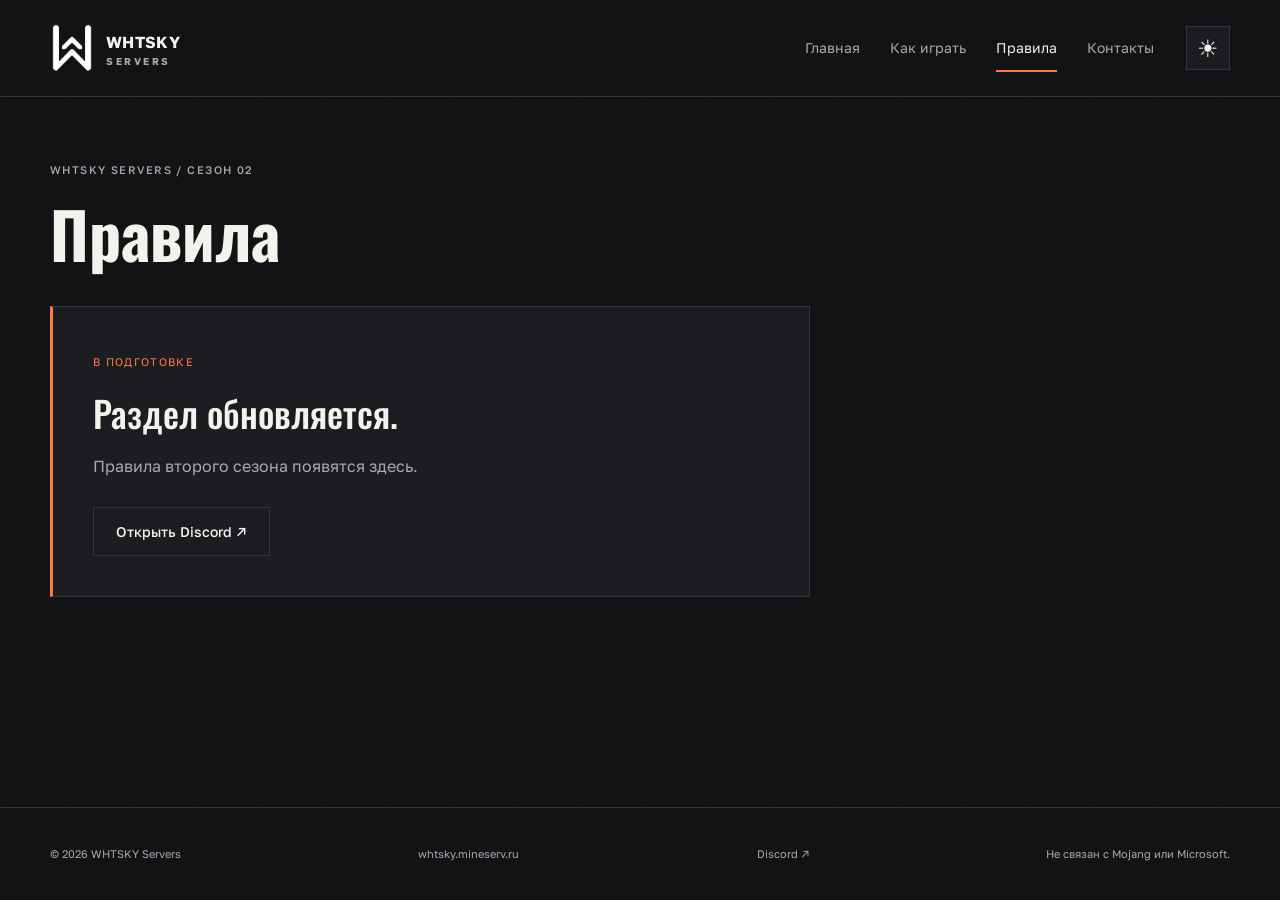
<file: rules/index.html>
<!doctype html>
<html lang="ru"><head>
<meta charset="UTF-8"><meta name="viewport" content="width=device-width, initial-scale=1">
<title>Правила — WHTSKY Servers</title><meta name="description" content="WHTSKY Servers. Сезон 2: Minecraft 1.21.1, NeoForge и большая сборка модов.">
<script src="../assets/theme.js"></script><meta name="theme-color" content="#121315">
<link rel="icon" href="../assets/favicon.svg" type="image/svg+xml"><link rel="stylesheet" href="../assets/style.css">
<script src="../assets/config.js" defer></script><script src="../assets/site.js" defer></script>
</head><body data-page="rules" data-root="../" data-title="Правила">
<a class="skip-link" href="#main">К содержимому</a><header data-header></header>
<main id="main" class="container"><div class="page-intro"><span class="eyebrow">WHTSKY SERVERS / СЕЗОН 02</span><h1>Правила</h1></div><section class="empty-state"><span class="empty-label">В ПОДГОТОВКЕ</span><h2>Раздел обновляется.</h2><p>Правила второго сезона появятся здесь.</p><a class="button" href="https://discord.gg/YwaqcRJRg9" data-discord target="_blank" rel="noopener noreferrer">Открыть Discord ↗</a></section></main><footer data-footer></footer>
<noscript><nav class="container" aria-label="Навигация без JavaScript"><a href="../">Главная</a> · <a href="../how-to-play/">Как играть</a> · <a href="../rules/">Правила</a> · <a href="../contacts/">Контакты</a></nav></noscript>
</body></html>
</file>
<file: assets/style.css>
@import url('https://fonts.googleapis.com/css2?family=Golos+Text:wght@400;500;600;700&family=Oswald:wght@400;500;600;700&display=swap');
:root { color-scheme:dark; --bg:#121315; --panel:#1c1d20; --text:#f3f2ed; --muted:#a8a9ad; --line:#343539; --accent:#ff7946; --on-accent:#17110e; --grid:#ffffff04; font:16px/1.65 'Golos Text',Arial,sans-serif; }
:root[data-theme='light'] { color-scheme:light; --bg:#f2f2ee; --panel:#fff; --text:#202124; --muted:#606168; --line:#d3d3ce; --accent:#b93b13; --on-accent:#fff; --grid:#00000004; }
* { box-sizing:border-box; }
html { scroll-behavior:smooth; }
body { margin:0; min-height:100vh; min-height:100svh; display:flex; flex-direction:column; background:var(--bg); color:var(--text); background-image:linear-gradient(var(--grid) 1px,transparent 1px),linear-gradient(90deg,var(--grid) 1px,transparent 1px); background-size:64px 64px; }
main { flex:1; min-width:0; }
a { color:inherit; text-decoration:none; }
a:hover { color:var(--accent); }
button { font:inherit; }
a:focus-visible,button:focus-visible { outline:3px solid var(--accent); outline-offset:5px; }
::selection { background:var(--accent); color:var(--on-accent); }
.container { width:min(1180px,calc(100% - 64px)); margin-inline:auto; }
.skip-link { position:fixed; top:-100px; left:16px; z-index:10; background:var(--panel); padding:12px 20px; }
.skip-link:focus { top:12px; }
header { border-bottom:1px solid var(--line); background:var(--bg); }
.header-inner { min-height:96px; display:flex; align-items:center; gap:32px; }
.brand { display:flex; align-items:center; gap:12px; font-weight:700; letter-spacing:.02em; white-space:nowrap; }
.brand small { display:block; font-size:10px; letter-spacing:.25em; color:var(--muted); line-height:1.2; }
.brand-mark { width:44px; height:48px; position:relative; flex-shrink:0; }
.brand-mark img { position:absolute; width:62px; height:62px; left:-9px; top:-7px; filter:brightness(0) invert(1); }
[data-theme='light'] .brand-mark img { filter:brightness(0); }
.header-inner nav { margin-left:auto; display:flex; gap:30px; font-size:14px; }
.header-inner nav a { display:flex; align-items:center; min-height:44px; color:var(--muted); }
.header-inner nav a[aria-current] { color:var(--text); box-shadow:0 2px var(--accent); }
.theme-toggle { width:44px; height:44px; flex-shrink:0; border:1px solid var(--line); background:var(--panel); color:var(--text); font-size:24px; cursor:pointer; }
h1,h2,p { margin:0; }
h1,h2 { font-family:'Oswald','Arial Narrow',sans-serif; line-height:1.08; text-wrap:balance; }
h2 { font-size:36px; font-weight:500; }
p { text-wrap:pretty; }
.eyebrow { display:block; font-size:11px; letter-spacing:.13em; font-weight:500; color:var(--muted); }
.hero { display:grid; grid-template-columns:1.35fr 1fr; gap:64px; align-items:center; padding:68px 0 56px; }
.hero-copy .eyebrow { color:var(--accent); margin-bottom:24px; }
.signal { display:inline-block; width:7px; height:7px; background:var(--accent); margin-right:9px; }
.hero h1 { font-size:clamp(70px,8.2vw,112px); font-weight:600; letter-spacing:-.035em; line-height:1; }
.hero h1 > span { display:block; color:var(--muted); }
.title-period { color:var(--accent); }
.hero-description { color:var(--muted); margin:28px 0; }
.actions { display:flex; flex-wrap:wrap; gap:12px; }
.button { display:inline-flex; justify-content:center; align-items:center; gap:28px; min-height:48px; padding:12px 22px; border:1px solid var(--line); font-size:14px; font-weight:500; cursor:pointer; color:var(--text); background:var(--panel); text-align:center; max-width:100%; }
.button:hover { border-color:var(--accent); color:var(--accent); }
.button.primary { background:var(--accent); border-color:var(--accent); color:var(--on-accent); }
.button:disabled { opacity:.5; cursor:default; }
.season-card { position:relative; overflow:hidden; border:1px solid var(--line); min-height:420px; padding:26px; background:var(--panel); }
.season-card::before { content:''; position:absolute; width:340px; height:340px; border:1px solid var(--line); border-radius:50%; top:45px; right:-90px; box-shadow:0 0 0 35px var(--grid),0 0 0 70px var(--grid); pointer-events:none; }
.card-top { display:flex; justify-content:space-between; font-size:10px; letter-spacing:.15em; color:var(--muted); }
.season-number { position:relative; font:600 200px/.95 'Oswald',sans-serif; letter-spacing:-.06em; color:var(--accent); margin:22px 0; }
.season-bottom { position:relative; border-top:1px solid var(--line); padding-top:20px; }
.season-bottom h2 { font-size:27px; }
.tags { display:flex; flex-wrap:wrap; gap:8px; margin-top:18px; }
.tags span { font-size:10px; padding:5px 9px; border:1px solid var(--line); letter-spacing:.04em; }
.tags b { font-weight:500; }
.connection { display:flex; align-items:center; gap:30px; padding:26px 30px; border:1px solid var(--line); border-left:3px solid var(--accent); background:var(--panel); }
.server-address { font-size:24px; font-weight:500; overflow-wrap:anywhere; }
.connection-action { margin-left:auto; }
.copy-status { font-size:12px; margin-top:8px; color:var(--muted); max-width:280px; overflow-wrap:anywhere; }
.copy-status:empty { display:none; }
.connection-meta { display:flex; flex-direction:column; border-left:1px solid var(--line); padding-left:28px; font-size:13px; color:var(--muted); }
.season-explainer { padding:64px 0 80px; display:grid; grid-template-columns:1fr 1.3fr; gap:70px; }
.season-explainer h2 { margin-top:16px; }
.season-description p { color:var(--muted); margin-bottom:14px; font-size:15px; }
.page-intro { padding:64px 0 38px; }
.page-intro h1 { font-size:64px; margin-top:20px; }
.empty-state { padding:40px; border:1px solid var(--line); border-left:3px solid var(--accent); background:var(--panel); margin-bottom:80px; max-width:760px; }
.empty-label { font-size:11px; color:var(--accent); letter-spacing:.12em; }
.empty-state h2 { margin:20px 0; }
.empty-state p { color:var(--muted); margin-bottom:28px; }
.contact-grid { display:grid; grid-template-columns:1fr 1.35fr; gap:24px; margin-bottom:80px; }
.staff-card,.discord-card { border:1px solid var(--line); padding:34px; background:var(--panel); }
.staff-top { display:flex; justify-content:space-between; align-items:start; gap:20px; margin-bottom:26px; }
.role-label { font-size:10px; color:var(--accent); letter-spacing:.1em; padding-top:7px; }
.skin-head { width:80px; height:80px; position:relative; background:#202020; flex-shrink:0; }
.skin-head span { position:absolute; inset:0; background-image:url('images/deferw-skin.png'); background-size:640px 640px; image-rendering:pixelated; }
.skin-face { background-position:-80px -80px; }
.skin-hat { background-position:-400px -80px; }
.contact-label { font-size:12px; color:var(--muted); margin-top:22px; }
.discord-handle { font-size:22px; font-weight:500; }
.contact-note { color:var(--muted); font-size:14px; margin-top:24px; }
.discord-card { display:flex; flex-direction:column; align-items:start; justify-content:center; }
.discord-card h2 { margin:20px 0; }
.discord-card p { color:var(--muted); max-width:380px; margin-bottom:28px; }
footer { border-top:1px solid var(--line); background:var(--bg); padding:24px 0; }
.footer-inner { display:flex; justify-content:space-between; align-items:center; flex-wrap:wrap; gap:12px 24px; color:var(--muted); font-size:11px; }
.footer-inner a { min-height:44px; display:flex; align-items:center; }
@media(max-width:900px) {
 .header-inner { gap:20px; }.header-inner nav { gap:20px; }
 .hero { gap:30px; }.hero h1 { font-size:80px; }.season-card { padding:22px; min-height:380px; }.season-number { font-size:175px; }
 .season-explainer { gap:30px; }.connection { gap:20px; }.server-address { font-size:21px; }
}
@media(max-width:700px) {
 .container { width:calc(100% - 36px); }.header-inner { flex-wrap:wrap; padding:16px 0 12px; gap:10px; }
 .theme-toggle { margin-left:auto; }.header-inner nav { order:3; width:100%; display:grid; grid-template-columns:repeat(4,minmax(0,1fr)); gap:6px; font-size:12px; }.header-inner nav a { justify-content:center; text-align:center; }
 .hero { grid-template-columns:1fr; padding:40px 0 30px; gap:32px; }.hero h1 { font-size:clamp(72px,18vw,110px); }.hero-description { margin:22px 0; }
 .season-card { min-height:0; }.season-number { font-size:130px; margin:14px 0; }.season-bottom h2 { font-size:25px; }
 .connection { flex-wrap:wrap; padding:22px; gap:18px; }.connection-action { margin-left:0; }.connection-meta { margin-left:auto; padding-left:18px; }.server-address { font-size:21px; }
 .season-explainer { grid-template-columns:1fr; gap:24px; padding:40px 0 50px; }.season-description p { font-size:16px; }
 .page-intro { padding:40px 0 28px; }.page-intro h1 { font-size:48px; }
 .empty-state { padding:26px; margin-bottom:50px; }.empty-state h2 { font-size:30px; }
 .contact-grid { grid-template-columns:1fr; margin-bottom:50px; }.staff-card,.discord-card { padding:26px; }
 .footer-inner { gap:8px 20px; }.footer-inner span:last-child { flex-basis:100%; }
}
@media(max-width:360px) { .container { width:calc(100% - 28px); }.button { padding-inline:17px; }.connection-meta { margin-left:0; }.hero h1 { font-size:72px; } }
@media(prefers-reduced-motion:reduce) { html { scroll-behavior:auto; } }
</file>
<file: how-to-play/guide.css>
.guide-lead { margin-top:20px; color:var(--muted); }
.guide-toc { display:flex; flex-wrap:wrap; gap:8px 24px; padding:24px 0; border-bottom:1px solid var(--line); }
.guide-toc a { padding:8px 0; font-size:13px; }
.guide-body { max-width:880px; margin-inline:auto; }
.guide-step { padding:48px 0; border-bottom:1px solid var(--line); scroll-margin-top:24px; }
.guide-step:last-child { border:0; margin-bottom:32px; }
.step-heading { display:flex; align-items:center; gap:18px; margin-bottom:24px; }
.step-number { font:500 26px 'Oswald',sans-serif; color:var(--accent); }
.guide-step h2 { font-size:clamp(28px,4vw,38px); }
.guide-step > h2 { margin:14px 0 24px; }
.guide-step h3 { margin:32px 0 12px; font-size:21px; line-height:1.35; }
.guide-step p { margin-bottom:16px; }
.guide-step p a:not(.button),.mod-list a { text-decoration:underline; text-underline-offset:4px; }
.guide-step li { margin-bottom:12px; }
.guide-step ol { padding-left:24px; }
.guide-step figure { margin:24px 0 32px; }
.guide-image { position:relative; display:block; border:1px solid var(--line); background:#171717; }
.guide-image img { width:100%; height:auto; display:block; }
.guide-mark { position:absolute; border:3px solid #ff4242; border-radius:3px; box-shadow:0 0 0 1px #0008; pointer-events:none; }
figcaption { color:var(--muted); font-size:12px; line-height:1.6; padding-top:10px; }
figcaption span { display:block; }
.pack-download { padding:26px; margin:20px 0 26px; border:1px solid var(--line); border-left:3px solid var(--accent); background:var(--panel); }
.pack-download h3 { margin:12px 0; }
.pack-download .button { margin:4px 0 12px; }
.guide-small { color:var(--muted); font-size:13px; }
.guide-note { border-left:3px solid var(--accent); padding:12px 18px; background:var(--panel); color:var(--muted); }
.guide-details { border:1px solid var(--line); padding:18px 22px; margin-top:24px; background:var(--panel); }
.guide-details summary { cursor:pointer; font-weight:500; min-height:28px; }
.guide-details summary:focus-visible { outline:3px solid var(--accent); outline-offset:5px; }
.guide-details[open] summary { margin-bottom:20px; }
.guide-details p:last-child { margin-bottom:0; }
.mod-list { font-size:14px; }
.mod-list li { padding:12px 0; border-top:1px solid var(--line); overflow-wrap:anywhere; }
.mod-list code { display:block; font-size:11px; color:var(--muted); margin:6px 0; }
.guide-step video { display:block; width:100%; height:auto; background:#000; margin:24px 0 12px; }
kbd { border:1px solid var(--line); border-bottom-width:3px; padding:1px 7px; border-radius:4px; font:inherit; font-size:.9em; }
@media(max-width:700px) { .guide-step { padding:34px 0; }.guide-step h3 { font-size:19px; }.step-heading { gap:12px; }.pack-download,.guide-details { padding:20px; }.guide-toc { gap:4px 18px; }.guide-mark { border-width:2px; }.guide-page .connection-action { margin-left:0; } }
</file>
